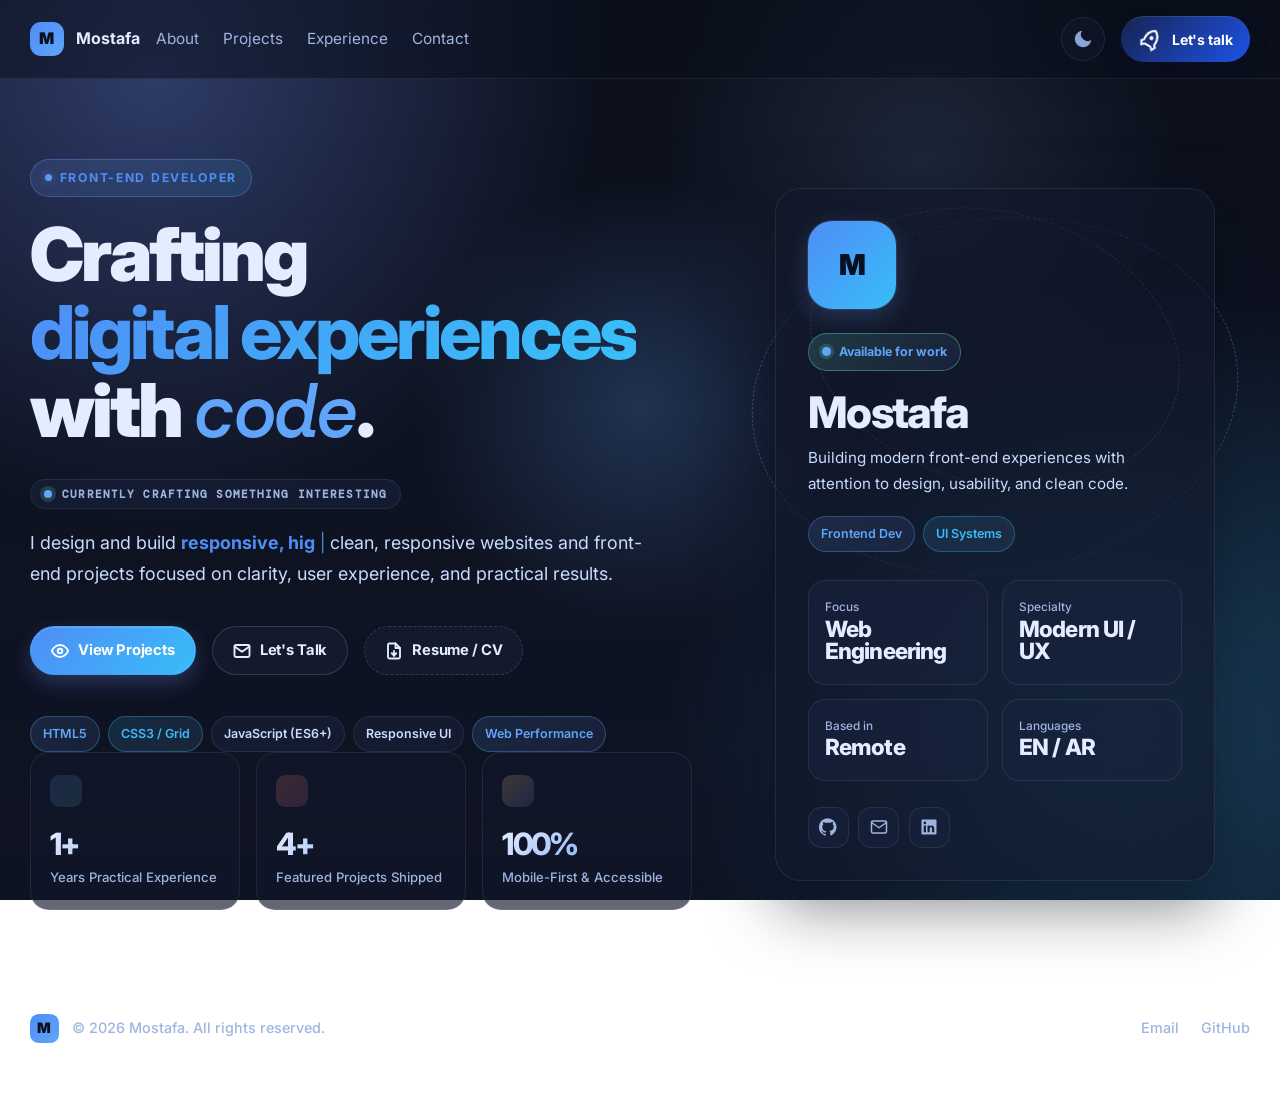
<file: index.html>
<!DOCTYPE html>
<html lang="en">
  <head>
    <meta charset="UTF-8" />
    <meta name="viewport" content="width=device-width, initial-scale=1.0" />
    <meta
    name="description"
    content="Mostafa  Front-End Developer portfolio. I design and build clean, responsive web experiences with HTML, CSS, and JavaScript."
    />
    <meta name="keywords" content="Front-End Developer, Web Developer, Portfolio, HTML, CSS, JavaScript, Web Design" />
    <meta name="author" content="Mostafa" />
    <meta name="theme-color" content="#0b1020" />
    <!-- Open Graph / Facebook -->
    <meta property="og:type" content="website" />
    <meta property="og:title" content="Mostafa  Front-End Developer" />
    <meta
    property="og:description"
    content="I design and build clean, responsive web experiences with HTML, CSS, and JavaScript."
    />
    <meta property="og:image" content="https://images.unsplash.com/photo-1496181133206-80ce9b88a853?auto=format&fit=crop&w=1200&q=80" />
    <!-- Twitter -->
    <meta name="twitter:card" content="summary_large_image" />
    <meta name="twitter:title" content="Mostafa  Front-End Developer" />
    <meta
    name="twitter:description"
    content="I design and build clean, responsive web experiences with HTML, CSS, and JavaScript."
    />
    <meta name="twitter:image" content="https://images.unsplash.com/photo-1496181133206-80ce9b88a853?auto=format&fit=crop&w=1200&q=80" />
    <link rel="icon" type="image/svg+xml" href="data:image/svg+xml,%3Csvg xmlns='http://www.w3.org/2000/svg' viewBox='0 0 100 100'%3E%3Cdefs%3E%3ClinearGradient id='g' x1='0%25' y1='0%25' x2='100%25' y2='100%25'%3E%3Cstop offset='0%25' stop-color='%237c9dff'/%3E%3Cstop offset='100%25' stop-color='%238af0d0'/%3E%3C/linearGradient%3E%3C/defs%3E%3Crect width='100' height='100' rx='22' fill='url(%23g)'/%3E%3Ctext x='50' y='68' font-family='Arial,sans-serif' font-size='54' font-weight='900' fill='%2309101d' text-anchor='middle'%3EM%3C/text%3E%3C/svg%3E" />
    <title>Mostafa-Developer</title>
    <link rel="preconnect" href="https://fonts.googleapis.com" />
    <link rel="preconnect" href="https://fonts.gstatic.com" crossorigin />
    <link
    href="https://fonts.googleapis.com/css2?family=Inter:wght@400;500;600;700;800;900&family=DM+Mono:wght@400;500&display=swap"
    rel="stylesheet"
    />
    <link rel="stylesheet" href="styles.css" />
    <script>document.documentElement.classList.add('is-loading');</script>
  </head>
<body>
  <a class="skip-link" href="#top">Skip to main content</a>
  <div class="scroll-progress" aria-hidden="true">
    <div class="scroll-progress__bar">
    </div>
</div>
<header class="site-header">
  <div class="container nav-wrapper">
    <a href="#top" class="brand" aria-label="Mostafa home">
      <span class="brand-mark">M</span>
      <span class="brand-name">Mostafa</span>
    </a>
  <button class="nav-toggle" aria-label="Toggle navigation menu" aria-expanded="false" aria-controls="primary-nav">
    <span>
    </span>
  <span>
  </span>
<span>
</span>
</button>
<nav class="main-nav" id="primary-nav" aria-label="Main navigation">
  <a href="about.html">About</a>
  <a href="projects.html">Projects</a>
  <a href="experience.html">Experience</a>
  <a href="contact.html">Contact</a>
</nav>
<div class="nav-actions">
  <button
  class="theme-toggle"
  type="button"
  aria-label="Toggle light and dark mode"
  aria-pressed="false"
  >
  <svg class="theme-toggle__icon theme-toggle__icon--sun" viewBox="0 0 24 24" width="22" height="22" aria-hidden="true">
    <circle cx="12" cy="12" r="4" fill="currentColor"/>
    <g stroke="currentColor" stroke-width="2" stroke-linecap="round">
      <line x1="12" y1="2" x2="12" y2="5"/>
      <line x1="12" y1="19" x2="12" y2="22"/>
      <line x1="2" y1="12" x2="5" y2="12"/>
      <line x1="19" y1="12" x2="22" y2="12"/>
      <line x1="4.93" y1="4.93" x2="7.05" y2="7.05"/>
      <line x1="16.95" y1="16.95" x2="19.07" y2="19.07"/>
      <line x1="4.93" y1="19.07" x2="7.05" y2="16.95"/>
      <line x1="16.95" y1="7.05" x2="19.07" y2="4.93"/>
    </g>
</svg>
<svg class="theme-toggle__icon theme-toggle__icon--moon" viewBox="0 0 24 24" width="22" height="22" aria-hidden="true">
  <path d="M21 12.79A9 9 0 1 1 11.21 3 7 7 0 0 0 21 12.79z" fill="currentColor"/>
</svg>
</button>
<button
class="launch-button"
type="button"
onclick="window.location.href = 'contact.html'"
>
<svg
height="24"
width="24"
viewBox="0 0 24 24"
xmlns="http://www.w3.org/2000/svg"
aria-hidden="true"
>
<path d="M0 0h24v24H0z" fill="none">
</path>
<path
d="M5 13c0-5.088 2.903-9.436 7-11.182C16.097 3.564 19 7.912 19 13c0 .823-.076 1.626-.22 2.403l1.94 1.832a.5.5 0 0 1 .095.603l-2.495 4.575a.5.5 0 0 1-.793.114l-2.234-2.234a1 1 0 0 0-.707-.293H9.414a1 1 0 0 0-.707.293l-2.234 2.234a.5.5 0 0 1-.793-.114l-2.495-4.575a.5.5 0 0 1 .095-.603l1.94-1.832C5.077 14.626 5 13.823 5 13zm1.476 6.696l.817-.817A3 3 0 0 1 9.414 18h5.172a3 3 0 0 1 2.121.879l.817.817.982-1.8-1.1-1.04a2 2 0 0 1-.593-1.82c.124-.664.187-1.345.187-2.036 0-3.87-1.995-7.3-5-8.96C8.995 5.7 7 9.13 7 13c0 .691.063 1.372.187 2.037a2 2 0 0 1-.593 1.82l-1.1 1.039.982 1.8zM12 13a2 2 0 1 1 0-4 2 2 0 0 1 0 4z"
fill="currentColor"
>
</path>
</svg>
<span>Let's talk</span>
</button>
</div>
</div>
</header>
<main id="top">
  <section class="hero">
    <div class="container hero-grid">
      <div class="hero-copy">
        <p class="eyebrow reveal">
          <span>Front-End Developer</span>
        </p>
      <h1 class="reveal">
        <span class="display-slab">Crafting</span>
        <span class="display-gradient">digital experiences</span>
        <span class="display-slab">with <span class="display-italic">code</span>.</span>
      </h1>
    <div class="hero-note reveal">
      <span class="hero-note-pulse">
      </span> Currently crafting something interesting</div>
  <p class="lead reveal">
    I design and build
    <span class="typed-text" aria-live="polite" style="font-weight:700;color:var(--primary);">
      <span id="typed-output">
      </span>
    <span class="typed-cursor">|</span>
  </span>
clean, responsive websites and front-end projects focused on clarity, user experience, and practical results.
</p>
<div class="cta-group reveal">
  <a class="button button-primary" href="projects.html">
    <svg width="18" height="18" viewBox="0 0 24 24" fill="none" stroke="currentColor" stroke-width="2.5" stroke-linecap="round" stroke-linejoin="round" aria-hidden="true">
      <path d="M1 12s4-8 11-8 11 8 11 8-4 8-11 8-11-8-11-8z"/>
      <circle cx="12" cy="12" r="3"/>
    </svg>
    View Projects
  </a>
  <a class="button button-secondary" href="contact.html">
    <svg width="18" height="18" viewBox="0 0 24 24" fill="none" stroke="currentColor" stroke-width="2.5" stroke-linecap="round" stroke-linejoin="round" aria-hidden="true">
      <path d="M4 4h16c1.1 0 2 .9 2 2v12c0 1.1-.9 2-2 2H4c-1.1 0-2-.9-2-2V6c0-1.1.9-2 2-2z"/>
      <polyline points="22,6 12,13 2,6"/>
    </svg>
    Let's Talk
  </a>
  <a class="button button-secondary button--resume" href="experience.html#resume" aria-label="View experience and resume">
    <svg width="18" height="18" viewBox="0 0 24 24" fill="none" stroke="currentColor" stroke-width="2.5" stroke-linecap="round" stroke-linejoin="round" aria-hidden="true">
      <path d="M14 2H6a2 2 0 0 0-2 2v16a2 2 0 0 0 2 2h12a2 2 0 0 0 2-2V8z"/>
      <polyline points="14 2 14 8 20 8"/>
      <line x1="12" y1="18" x2="12" y2="12"/>
      <line x1="9" y1="15" x2="12" y2="18"/>
      <line x1="15" y1="15" x2="12" y2="18"/>
    </svg>
    Resume / CV
  </a>
</div>
<div class="chip-row reveal" aria-label="Working with">
  <span class="chip chip--accent">HTML5</span>
  <span class="chip chip--purple">CSS3 / Grid</span>
  <span class="chip">JavaScript (ES6+)</span>
  <span class="chip">Responsive UI</span>
  <span class="chip chip--accent">Web Performance</span>
</div>
<ul class="mini-stats reveal" aria-label="Key professional statistics">
  <li>
    
    <div class="stat-badge"></div>
    <strong>1+</strong>
    <span>Years Practical Experience</span>
  </li>
  <li>
    <div class="stat-badge"></div>
    <strong>4+</strong>
    <span>Featured Projects Shipped</span>
  </li>
  <li>
    <div class="stat-badge"></div>
    <strong>100%</strong>
    <span>Mobile-First &amp; Accessible</span>
  </li>
</ul>
</div>
<div class="hero-panel reveal" aria-label="Profile summary card">
  <div class="orbit orbit-one">
  </div>
<div class="orbit orbit-two">
</div>
<div class="profile-card">
  <div class="avatar">M</div>
  <div class="card-header">
    <span class="status-dot">
    </span>
  Available for work
</div>
<h2>Mostafa</h2>
<p class="bio">Building modern front-end experiences with attention to design, usability, and clean code.</p>
<div class="chip-row" aria-label="Tech stack">
  <span class="chip chip--accent">Frontend Dev</span>
  <span class="chip chip--purple">UI Systems</span>
</div>
<div class="card-metrics">
  <div>
    <span>Focus</span>
    <strong>Web Engineering</strong>
  </div>
<div>
  <span>Specialty</span>
  <strong>Modern UI / UX</strong>
</div>
<div>
  <span>Based in</span>
  <strong>Remote</strong>
</div>
<div>
  <span>Languages</span>
  <strong>EN / AR</strong>
</div>
</div>
<div class="card-socials" aria-label="Social links">
  <a href="https://github.com/mostafa-bot1" target="_blank" rel="noopener noreferrer" aria-label="GitHub profile">
    <svg viewBox="0 0 24 24" width="18" height="18" fill="currentColor" aria-hidden="true">
      <path d="M12 .3a12 12 0 0 0-3.8 23.4c.6.1.8-.3.8-.6v-2c-3.3.7-4-1.6-4-1.6-.6-1.4-1.4-1.8-1.4-1.8-1.1-.7.1-.7.1-.7 1.2.1 1.9 1.2 1.9 1.2 1 1.8 2.8 1.3 3.5 1 .1-.8.4-1.3.8-1.6-2.7-.3-5.5-1.3-5.5-6 0-1.2.5-2.3 1.3-3.1-.2-.4-.6-1.6 0-3.2 0 0 1-.3 3.4 1.2a11.5 11.5 0 0 1 6 0C17.3 4.7 18.3 5 18.3 5c.6 1.6.2 2.8 0 3.2.9.8 1.3 1.9 1.3 3.2 0 4.6-2.8 5.6-5.5 5.9.5.4.9 1 .9 2.2v3.3c0 .3.1.7.8.6A12 12 0 0 0 12 .3"/>
    </svg>
</a>
<a href="mailto:mostafa1862014@gmail.com" aria-label="Email Mostafa">
  <svg viewBox="0 0 24 24" width="18" height="18" fill="none" stroke="currentColor" stroke-width="2" stroke-linecap="round" stroke-linejoin="round" aria-hidden="true">
    <path d="M4 4h16c1.1 0 2 .9 2 2v12c0 1.1-.9 2-2 2H4c-1.1 0-2-.9-2-2V6c0-1.1.9-2 2-2z"/>
    <polyline points="22,6 12,13 2,6"/>
  </svg>
</a>
<a href="https://www.linkedin.com" target="_blank" rel="noopener noreferrer" aria-label="LinkedIn profile">
  <svg viewBox="0 0 24 24" width="18" height="18" fill="currentColor" aria-hidden="true">
    <path d="M20.5 2h-17A1.5 1.5 0 002 3.5v17A1.5 1.5 0 003.5 22h17a1.5 1.5 0 001.5-1.5v-17A1.5 1.5 0 0020.5 2zM8 19H5v-9h3zM6.5 8.25A1.75 1.75 0 118.3 6.5a1.78 1.78 0 01-1.8 1.75zM19 19h-3v-4.74c0-1.42-.6-1.93-1.38-1.93A1.74 1.74 0 0013 14.19a.66.66 0 000 .14V19h-3v-9h2.9v1.3a3.11 3.11 0 012.7-1.4c1.55 0 3.36.86 3.36 3.66z"/>
  </svg>
</a>
</div>
</div>
</div>
</div>
</section>
</main>
<footer class="site-footer">
  <div class="container footer-row">
    <div class="footer-brand">
      <span class="brand-mark brand-mark--sm">M</span>
      <span>&copy; <span id="year"></span> Mostafa. All rights reserved.</span>
  </div>
  <div class="footer-links">
    <a href="contact.html">Email</a>
    <a href="https://github.com/mostafa-bot1" target="_blank" rel="noopener noreferrer">GitHub</a>
  </div>
</div>
</footer>
<script src="script.js"></script>
</body>
</html>
</file>
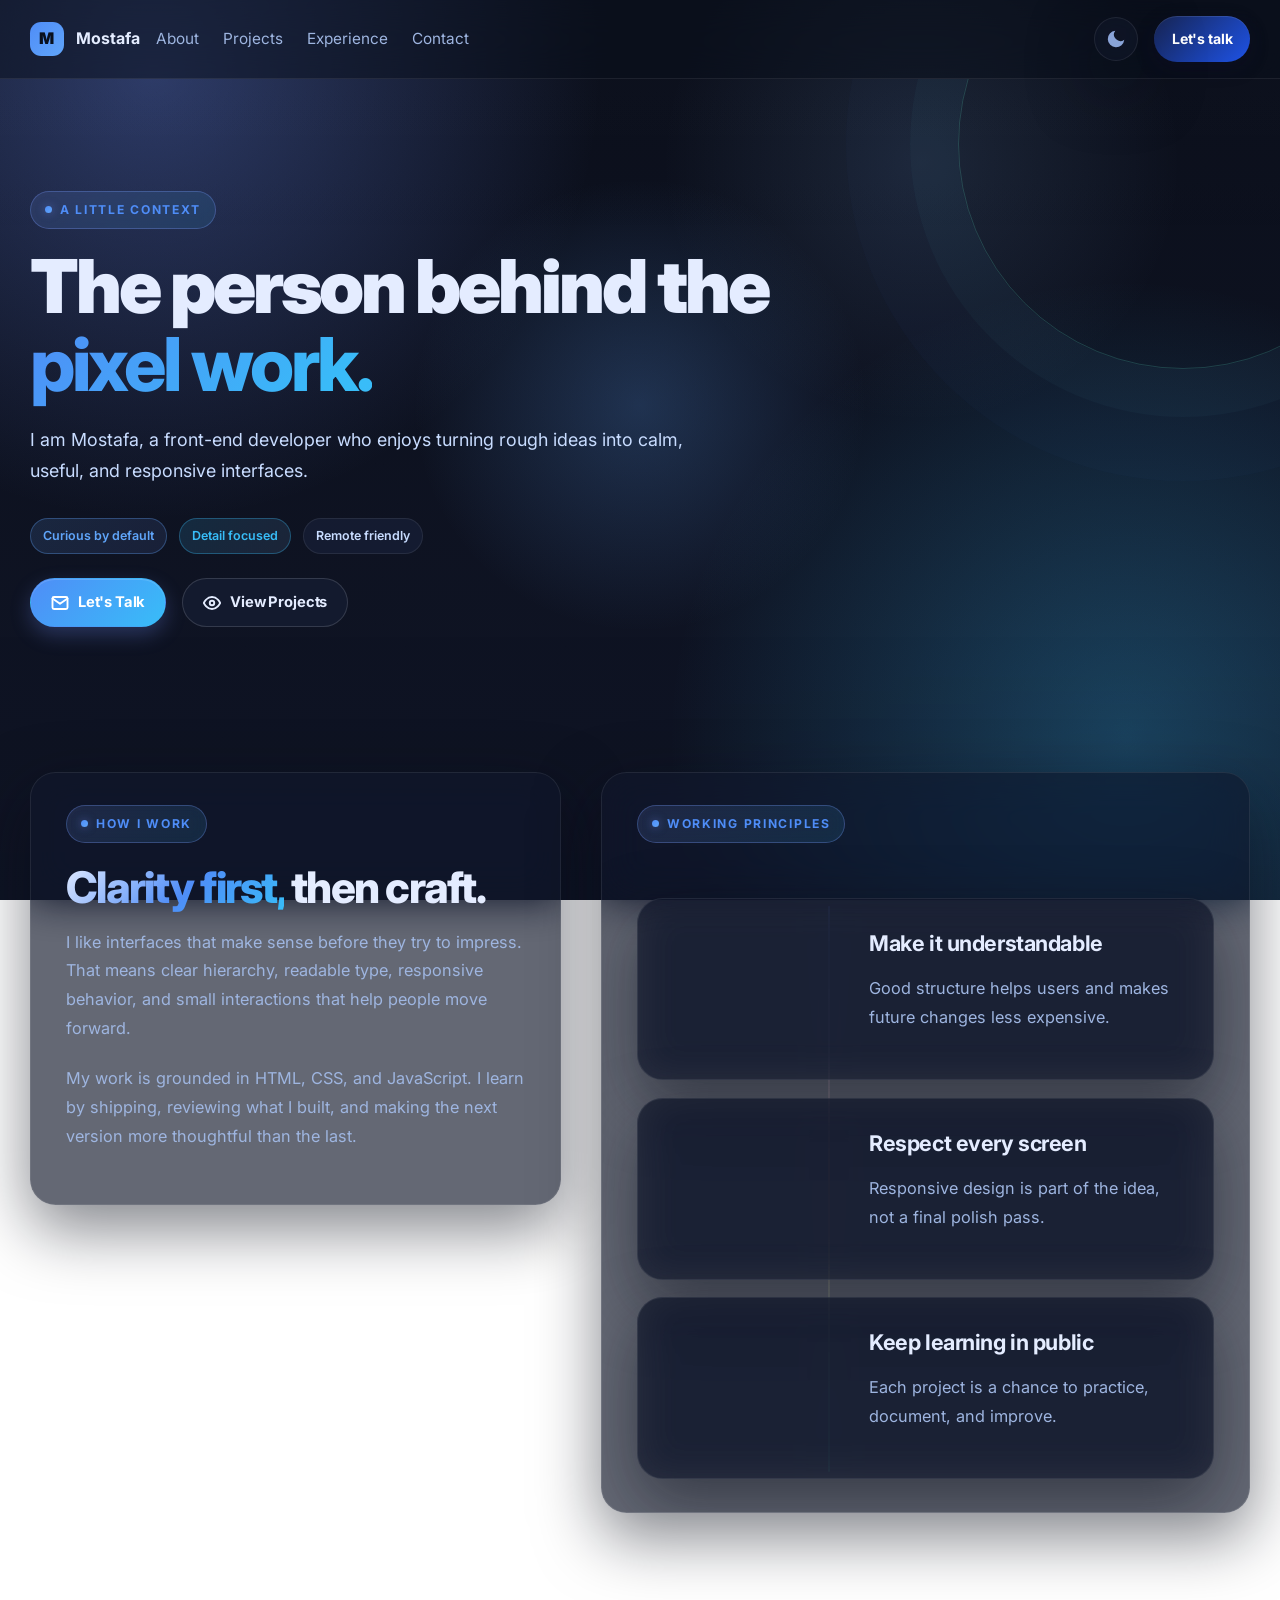
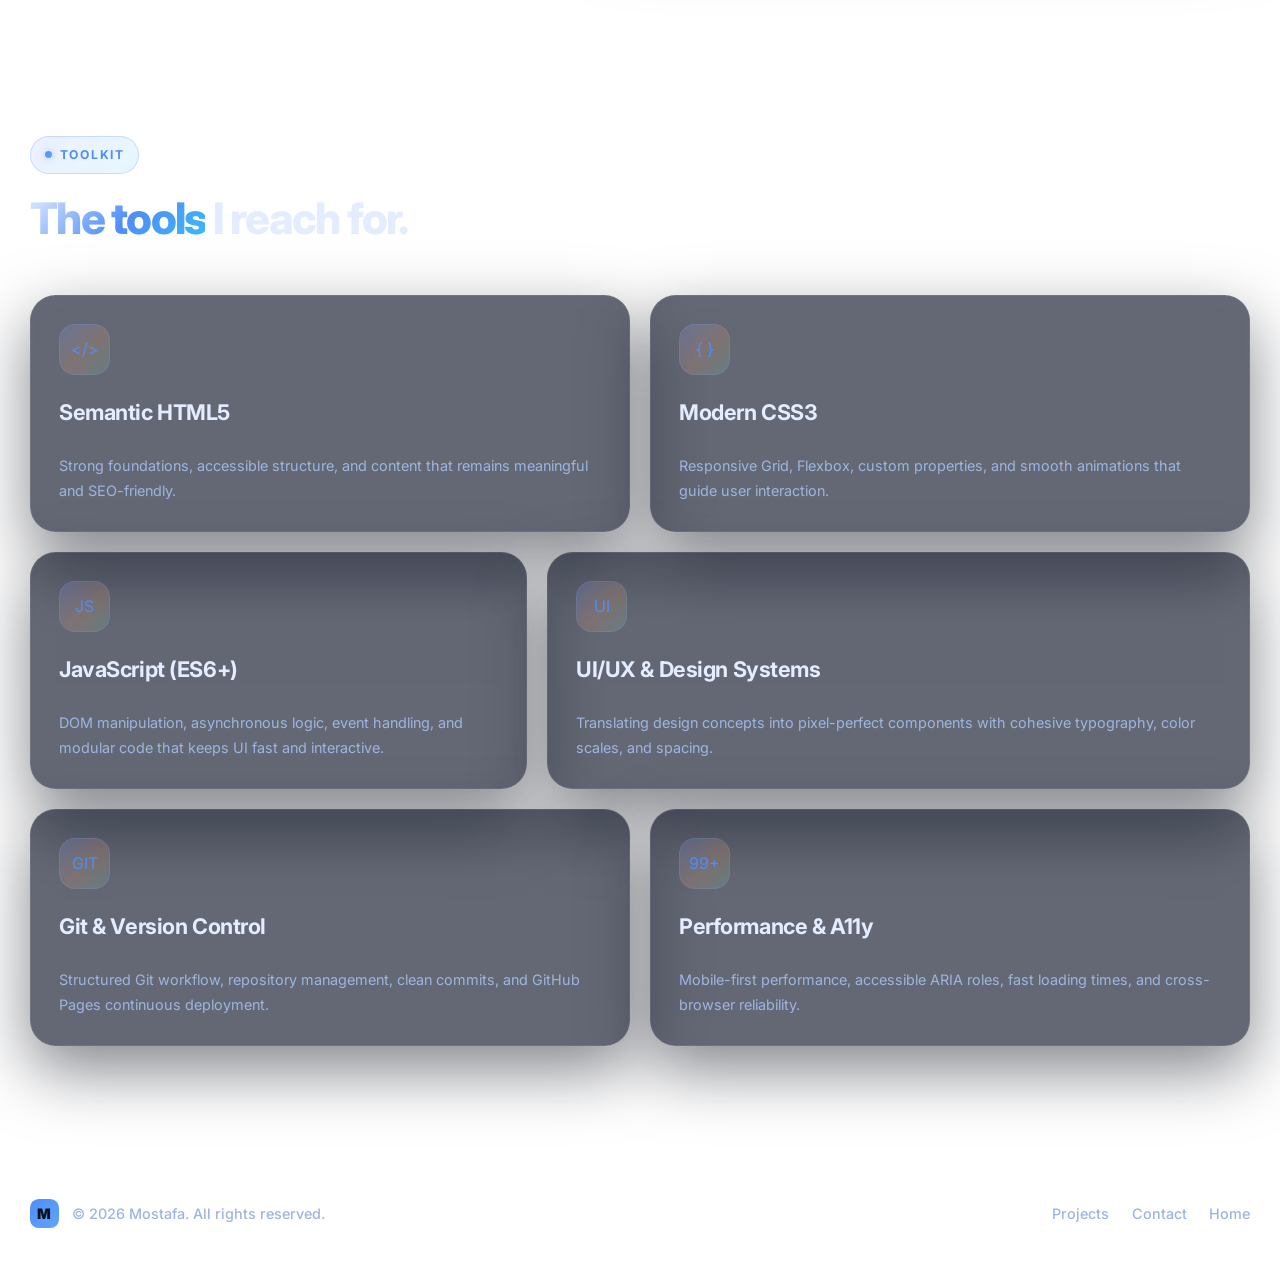
<file: about.html>
<!DOCTYPE html>
<html lang="en">
  <head>
    <meta charset="UTF-8" />
    <meta name="viewport" content="width=device-width, initial-scale=1.0" />
    <link rel="icon" type="image/svg+xml" href="data:image/svg+xml,%3Csvg xmlns='http://www.w3.org/2000/svg' viewBox='0 0 100 100'%3E%3Cdefs%3E%3ClinearGradient id='g' x1='0%25' y1='0%25' x2='100%25' y2='100%25'%3E%3Cstop offset='0%25' stop-color='%237c9dff'/%3E%3Cstop offset='100%25' stop-color='%238af0d0'/%3E%3C/linearGradient%3E%3C/defs%3E%3Crect width='100' height='100' rx='22' fill='url(%23g)'/%3E%3Ctext x='50' y='68' font-family='Arial,sans-serif' font-size='54' font-weight='900' fill='%2309101d' text-anchor='middle'%3EM%3C/text%3E%3C/svg%3E" />
    <meta name="description" content="Learn more about Mostafa, a front-end developer focused on clear, useful digital experiences." />
    <title>About | Mostafa</title>
    <link rel="preconnect" href="https://fonts.googleapis.com" />
    <link rel="preconnect" href="https://fonts.gstatic.com" crossorigin />
    <link href="https://fonts.googleapis.com/css2?family=Inter:wght@400;500;600;700;800;900&family=DM+Mono:wght@400;500&display=swap" rel="stylesheet" />
    <link rel="stylesheet" href="styles.css" />
    <script>document.documentElement.classList.add('is-loading');</script>
  </head>
<body>
  <a class="skip-link" href="#main-content">Skip to main content</a>
  <div class="scroll-progress" aria-hidden="true">
    <div class="scroll-progress__bar">
    </div>
</div>
<header class="site-header">
  <div class="container nav-wrapper">
    <a href="index.html" class="brand" aria-label="Mostafa home">
      <span class="brand-mark">M</span>
      <span class="brand-name">Mostafa</span>
    </a>
  <button class="nav-toggle" aria-label="Toggle navigation menu" aria-expanded="false" aria-controls="primary-nav">
    <span>
    </span>
  <span>
  </span>
<span>
</span>
</button>
<nav class="main-nav" id="primary-nav" aria-label="Main navigation">
  <a href="about.html" aria-current="page">About</a>
  <a href="projects.html">Projects</a>
  <a href="experience.html">Experience</a>
  <a href="contact.html">Contact</a>
</nav>
<div class="nav-actions">
  <button
  class="theme-toggle"
  type="button"
  aria-label="Toggle light and dark mode"
  aria-pressed="false"
  >
  <svg class="theme-toggle__icon theme-toggle__icon--sun" viewBox="0 0 24 24" width="22" height="22" aria-hidden="true">
    <circle cx="12" cy="12" r="4" fill="currentColor"/>
    <g stroke="currentColor" stroke-width="2" stroke-linecap="round">
      <line x1="12" y1="2" x2="12" y2="5"/>
      <line x1="12" y1="19" x2="12" y2="22"/>
      <line x1="2" y1="12" x2="5" y2="12"/>
      <line x1="19" y1="12" x2="22" y2="12"/>
      <line x1="4.93" y1="4.93" x2="7.05" y2="7.05"/>
      <line x1="16.95" y1="16.95" x2="19.07" y2="19.07"/>
      <line x1="4.93" y1="19.07" x2="7.05" y2="16.95"/>
      <line x1="16.95" y1="7.05" x2="19.07" y2="4.93"/>
    </g>
  </svg>
  <svg class="theme-toggle__icon theme-toggle__icon--moon" viewBox="0 0 24 24" width="22" height="22" aria-hidden="true">
    <path d="M21 12.79A9 9 0 1 1 11.21 3 7 7 0 0 0 21 12.79z" fill="currentColor"/>
  </svg>
  </button>
<a class="launch-button" href="contact.html">Let's talk</a>
</div>
</div>
</header>
<main id="main-content">
  <section class="page-hero">
    <div class="container">
      <p class="section-tag reveal">A little context</p>
      <h1 class="reveal">
        <span class="display-slab">The person behind the</span>
        <span class="display-gradient">pixel work.</span>
      </h1>
    <p class="lead reveal">I am Mostafa, a front-end developer who enjoys turning rough ideas into calm, useful, and responsive interfaces.</p>
    <div class="page-hero__meta reveal">
      <span class="chip chip--accent">Curious by default</span>
      <span class="chip chip--purple">Detail focused</span>
      <span class="chip">Remote friendly</span>
    </div>
    <div class="cta-group reveal" style="margin-top: 1.5rem;">
      <a class="button button-primary" href="contact.html">
        <svg width="18" height="18" viewBox="0 0 24 24" fill="none" stroke="currentColor" stroke-width="2.5" stroke-linecap="round" stroke-linejoin="round" aria-hidden="true">
          <path d="M4 4h16c1.1 0 2 .9 2 2v12c0 1.1-.9 2-2 2H4c-1.1 0-2-.9-2-2V6c0-1.1.9-2 2-2z"/>
          <polyline points="22,6 12,13 2,6"/>
        </svg>
        Let's Talk
      </a>
      <a class="button button-secondary" href="projects.html">
        <svg width="18" height="18" viewBox="0 0 24 24" fill="none" stroke="currentColor" stroke-width="2.5" stroke-linecap="round" stroke-linejoin="round" aria-hidden="true">
          <path d="M1 12s4-8 11-8 11 8 11 8-4 8-11 8-11-8-11-8z"/>
          <circle cx="12" cy="12" r="3"/>
        </svg>
        View Projects
      </a>
    </div>
  </div>
</section>
<section class="section page-content">
  <div class="container split-layout">
    <article class="about-card reveal" style="padding: 2rem 2.2rem;">
      <p class="section-tag">How I work</p>
      <h2>
        <span class="h2-gradient">Clarity first,</span> then craft.</h2>
      <p>I like interfaces that make sense before they try to impress. That means clear hierarchy, readable type, responsive behavior, and small interactions that help people move forward.</p>
      <p>My work is grounded in HTML, CSS, and JavaScript. I learn by shipping, reviewing what I built, and making the next version more thoughtful than the last.</p>
    </article>
  <article class="about-card reveal" style="padding: 2rem 2.2rem;">
    <p class="section-tag">Working principles</p>
    <div class="timeline">
      <article class="timeline-item reveal">
        <div>
        </div>
        <div>
          <h3>Make it understandable</h3>
          <p>Good structure helps users and makes future changes less expensive.</p>
        </div>
      </article>
      <article class="timeline-item reveal">
        <div>
        </div>
        <div>
          <h3>Respect every screen</h3>
          <p>Responsive design is part of the idea, not a final polish pass.</p>
        </div>
      </article>
      <article class="timeline-item reveal">
        <div>
        </div>
        <div>
          <h3>Keep learning in public</h3>
          <p>Each project is a chance to practice, document, and improve.</p>
        </div>
      </article>
    </div>
  </article>
</div>
</section>
<section class="section section-alt">
  <div class="container">
    <div class="section-header">
      <div class="reveal">
        <p class="section-tag">Toolkit</p>
        <h2>
          <span class="h2-gradient">The tools</span> I reach for.</h2>
      </div>
  </div>
<div class="skill-grid">
  <article class="skill-card reveal">
    <div class="skill-icon">&lt;/&gt;</div>
    <h3>Semantic HTML5</h3>
    <p>Strong foundations, accessible structure, and content that remains meaningful and SEO-friendly.</p>
  </article>
  <article class="skill-card reveal">
    <div class="skill-icon">{ }</div>
    <h3>Modern CSS3</h3>
    <p>Responsive Grid, Flexbox, custom properties, and smooth animations that guide user interaction.</p>
  </article>
  <article class="skill-card reveal">
    <div class="skill-icon">JS</div>
    <h3>JavaScript (ES6+)</h3>
    <p>DOM manipulation, asynchronous logic, event handling, and modular code that keeps UI fast and interactive.</p>
  </article>
  <article class="skill-card reveal">
    <div class="skill-icon">UI</div>
    <h3>UI/UX &amp; Design Systems</h3>
    <p>Translating design concepts into pixel-perfect components with cohesive typography, color scales, and spacing.</p>
  </article>
  <article class="skill-card reveal">
    <div class="skill-icon">GIT</div>
    <h3>Git &amp; Version Control</h3>
    <p>Structured Git workflow, repository management, clean commits, and GitHub Pages continuous deployment.</p>
  </article>
  <article class="skill-card reveal">
    <div class="skill-icon">99+</div>
    <h3>Performance &amp; A11y</h3>
    <p>Mobile-first performance, accessible ARIA roles, fast loading times, and cross-browser reliability.</p>
  </article>
</div>
</div>
</section>
</main>
<footer class="site-footer">
  <div class="container footer-row">
    <div class="footer-brand">
      <span class="brand-mark brand-mark--sm">M</span>
      <span>&copy; <span id="year">
        </span> Mostafa. All rights reserved.</span>
  </div>
<div class="footer-links">
  <a href="projects.html">Projects</a>
  <a href="contact.html">Contact</a>
  <a href="index.html">Home</a>
</div>
</div>
</footer>
<script src="script.js">
</script>
</body>
</html>
</file>
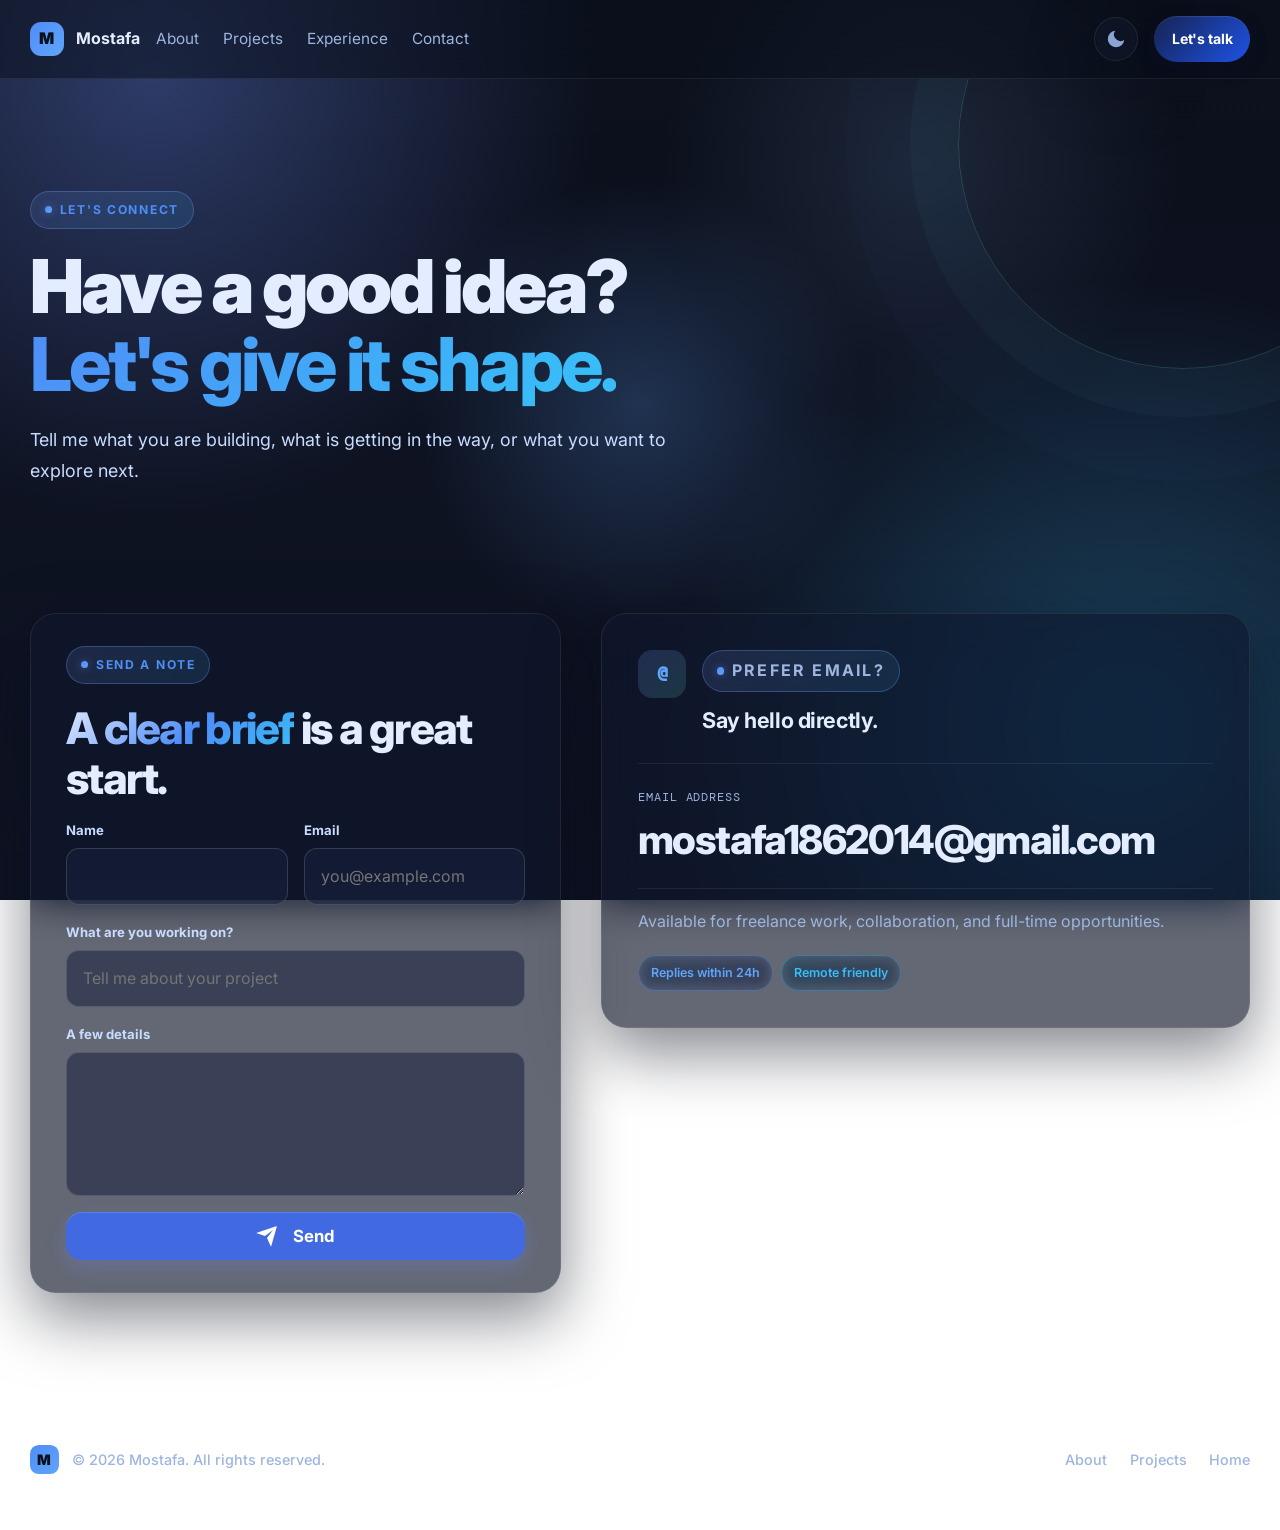
<file: contact.html>
<!DOCTYPE html>
<html lang="en">
  <head>
    <meta charset="UTF-8" />
    <meta name="viewport" content="width=device-width, initial-scale=1.0" />
    <link rel="icon" type="image/svg+xml" href="data:image/svg+xml,%3Csvg xmlns='http://www.w3.org/2000/svg' viewBox='0 0 100 100'%3E%3Cdefs%3E%3ClinearGradient id='g' x1='0%25' y1='0%25' x2='100%25' y2='100%25'%3E%3Cstop offset='0%25' stop-color='%237c9dff'/%3E%3Cstop offset='100%25' stop-color='%238af0d0'/%3E%3C/linearGradient%3E%3C/defs%3E%3Crect width='100' height='100' rx='22' fill='url(%23g)'/%3E%3Ctext x='50' y='68' font-family='Arial,sans-serif' font-size='54' font-weight='900' fill='%2309101d' text-anchor='middle'%3EM%3C/text%3E%3C/svg%3E" />
    <meta name="description" content="Contact Mostafa about freelance, collaboration, or front-end opportunities." />
    <title>Contact | Mostafa</title>
    <link rel="preconnect" href="https://fonts.googleapis.com" />
    <link rel="preconnect" href="https://fonts.gstatic.com" crossorigin />
    <link href="https://fonts.googleapis.com/css2?family=Inter:wght@400;500;600;700;800;900&family=DM+Mono:wght@400;500&display=swap" rel="stylesheet" />
    <link rel="stylesheet" href="styles.css" />
    <script>document.documentElement.classList.add('is-loading');</script>
  </head>
<body>
  <a class="skip-link" href="#main-content">Skip to main content</a>
  <div class="scroll-progress" aria-hidden="true">
    <div class="scroll-progress__bar">
    </div>
</div>
<header class="site-header">
  <div class="container nav-wrapper">
    <a href="index.html" class="brand" aria-label="Mostafa home">
      <span class="brand-mark">M</span>
      <span class="brand-name">Mostafa</span>
    </a>
  <button class="nav-toggle" aria-label="Toggle navigation menu" aria-expanded="false" aria-controls="primary-nav">
    <span>
    </span>
  <span>
  </span>
<span>
</span>
</button>
<nav class="main-nav" id="primary-nav" aria-label="Main navigation">
  <a href="about.html">About</a>
  <a href="projects.html">Projects</a>
  <a href="experience.html">Experience</a>
  <a href="contact.html" aria-current="page">Contact</a>
</nav>
<div class="nav-actions">
  <button
  class="theme-toggle"
  type="button"
  aria-label="Toggle light and dark mode"
  aria-pressed="false"
  >
  <svg class="theme-toggle__icon theme-toggle__icon--sun" viewBox="0 0 24 24" width="22" height="22" aria-hidden="true">
    <circle cx="12" cy="12" r="4" fill="currentColor"/>
    <g stroke="currentColor" stroke-width="2" stroke-linecap="round">
      <line x1="12" y1="2" x2="12" y2="5"/>
      <line x1="12" y1="19" x2="12" y2="22"/>
      <line x1="2" y1="12" x2="5" y2="12"/>
      <line x1="19" y1="12" x2="22" y2="12"/>
      <line x1="4.93" y1="4.93" x2="7.05" y2="7.05"/>
      <line x1="16.95" y1="16.95" x2="19.07" y2="19.07"/>
      <line x1="4.93" y1="19.07" x2="7.05" y2="16.95"/>
      <line x1="16.95" y1="7.05" x2="19.07" y2="4.93"/>
    </g>
  </svg>
  <svg class="theme-toggle__icon theme-toggle__icon--moon" viewBox="0 0 24 24" width="22" height="22" aria-hidden="true">
    <path d="M21 12.79A9 9 0 1 1 11.21 3 7 7 0 0 0 21 12.79z" fill="currentColor"/>
  </svg>
  </button>
<a class="launch-button" href="contact.html">Let's talk</a>
</div>
</div>
</header>
<main id="main-content">
  <section class="page-hero">
    <div class="container">
      <p class="section-tag reveal">Let's connect</p>
      <h1 class="reveal">
        <span class="display-slab">Have a good idea?</span>
        <span class="display-gradient">Let's give it shape.</span>
      </h1>
    <p class="lead reveal">Tell me what you are building, what is getting in the way, or what you want to explore next.</p>
  </div>
</section>
<section class="section page-content">
  <div class="container split-layout">
    <article class="about-card reveal" style="padding:2rem 2.2rem">
      <p class="section-tag">Send a note</p>
      <h2>
        <span class="h2-gradient">A clear brief</span> is a great start.</h2>
      <form class="form-grid" id="contact-form" action="https://api.web3forms.com/submit" method="POST" novalidate>
        <input type="hidden" name="access_key" value="d09cdce6-7eb9-4b4c-895c-18d78c856cfa" />
        <div class="form-field">
          <label for="name">Name</label>
          <input id="name" name="name" type="text" autocomplete="name" required />
        </div>
      <div class="form-field">
        <label for="email">Email</label>
        <input id="email" name="email" type="email" autocomplete="email" placeholder="you@example.com" required />
      </div>
    <div class="form-field form-field--wide">
      <label for="project-type">What are you working on?</label>
      <input id="project-type" name="project-type" type="text" placeholder="Tell me about your project" required />
  </div>
<div class="form-field form-field--wide">
  <label for="message">A few details</label>
  <textarea id="message" name="message" placeholder="What would you like to make?" required>
  </textarea>
</div>
<div class="form-field form-field--wide">
  <button class="button button-primary contact-submit" type="submit">
    <div class="svg-wrapper-1" aria-hidden="true">
      <div class="svg-wrapper">
        <svg xmlns="http://www.w3.org/2000/svg" viewBox="0 0 24 24" width="24" height="24">
          <path fill="none" d="M0 0h24v24H0z"></path>
          <path fill="currentColor" d="M1.946 9.315c-.522-.174-.527-.455.01-.634l19.087-6.362c.529-.176.832.12.684.638l-5.454 19.086c-.15.529-.455.547-.679.045L12 14l6-8-8 6-8.054-2.685z"></path>
        </svg>
      </div>
    </div>
    <span>Send</span>
  </button>
  <p class="form-status" id="form-status" role="status" aria-live="polite" hidden></p>
  
</div>
</form>
</article>
<aside class="contact-box contact-box--organized reveal">
  <div class="contact-box__header">
    <span class="contact-box__icon" aria-hidden="true">@</span>
    <div>
      <p class="section-tag">Prefer email?</p>
      <h3>Say hello directly.</h3>
    </div>
</div>
<div class="contact-box__detail">
  <span class="contact-box__label">Email address</span>
  <a href="mailto:mostafa1862014@gmail.com">mostafa1862014@gmail.com</a>
</div>
<div class="contact-box__footer">
  <p>Available for freelance work, collaboration, and full-time opportunities.</p>
  <div class="chip-row">
    <span class="chip chip--accent">Replies within 24h</span>
    <span class="chip chip--purple">Remote friendly</span>
  </div>
</div>
</aside>
</div>
</section>
</main>
<footer class="site-footer">
  <div class="container footer-row">
    <div class="footer-brand">
      <span class="brand-mark brand-mark--sm">M</span>
      <span>&copy; <span id="year">
        </span> Mostafa. All rights reserved.</span>
  </div>
<div class="footer-links">
  <a href="about.html">About</a>
  <a href="projects.html">Projects</a>
  <a href="index.html">Home</a>
</div>
</div>
</footer>
<script src="script.js">
</script>
</body>
</html>
</file>
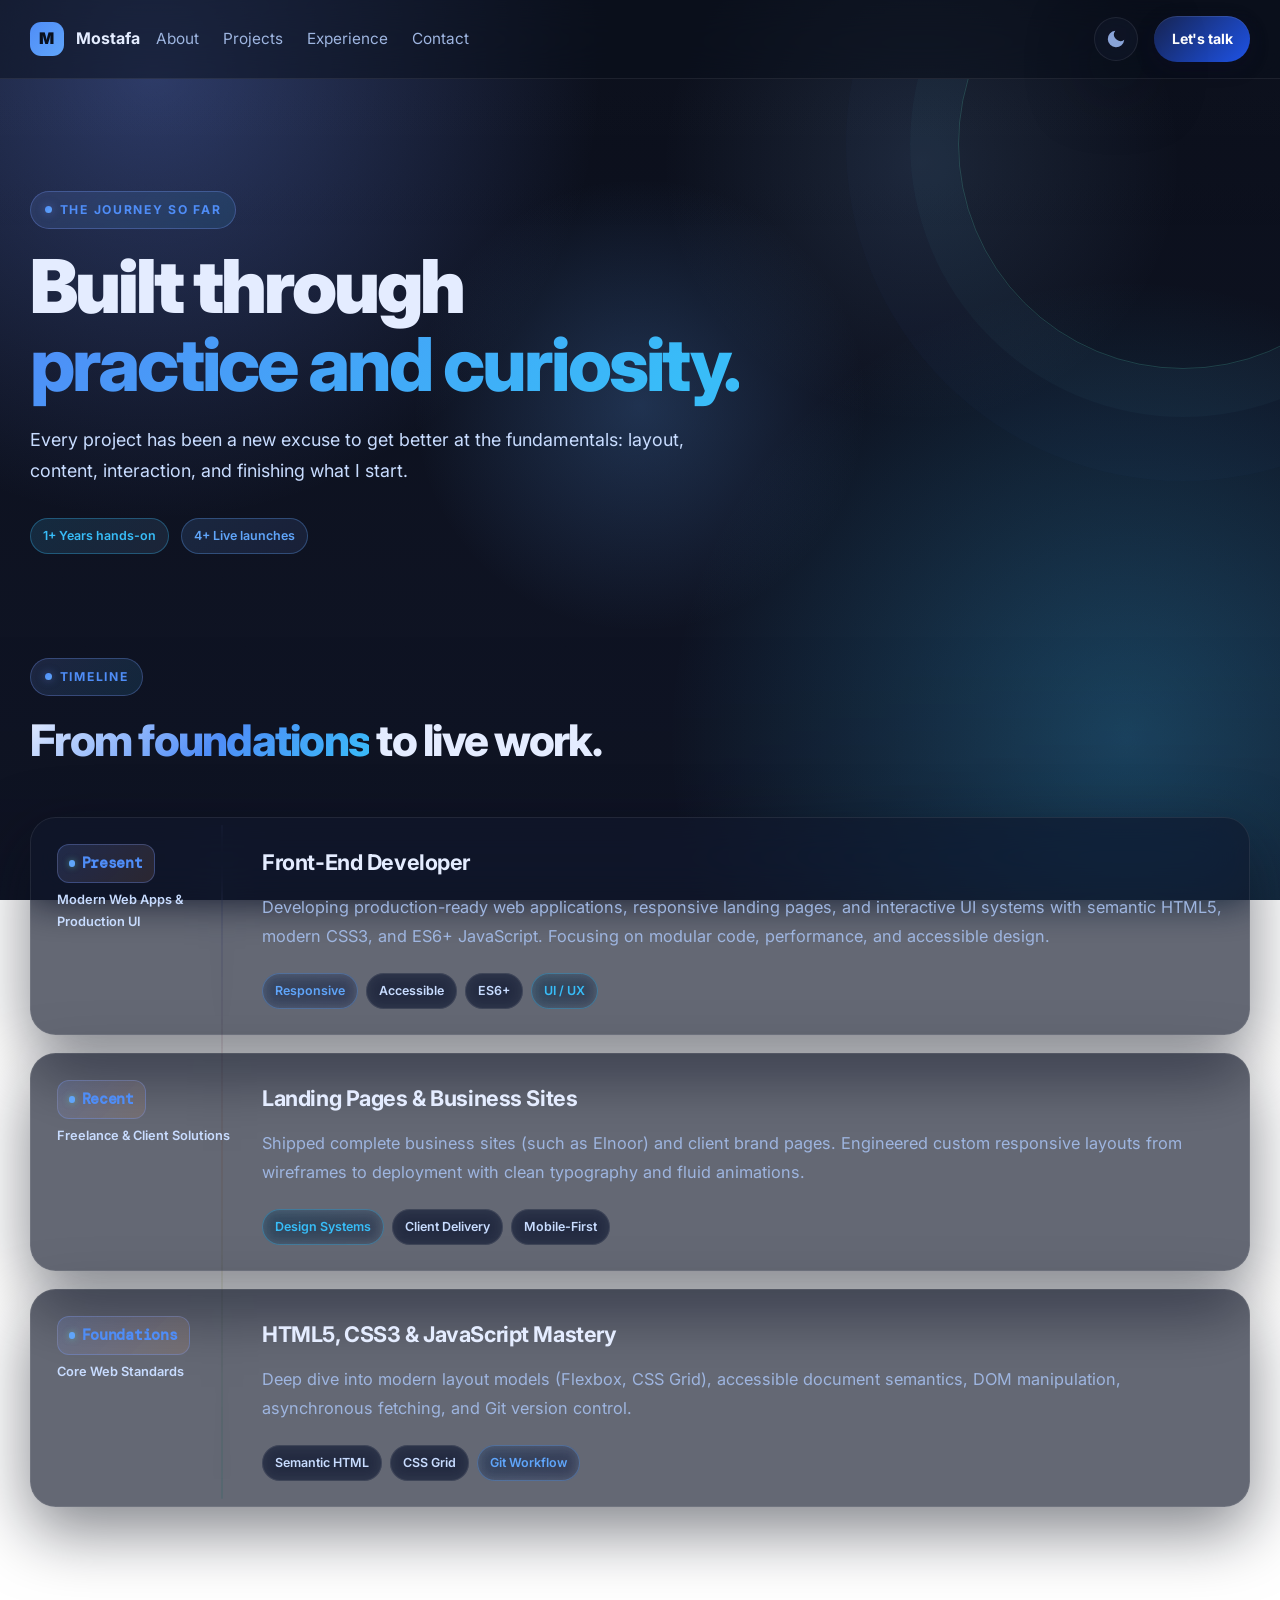
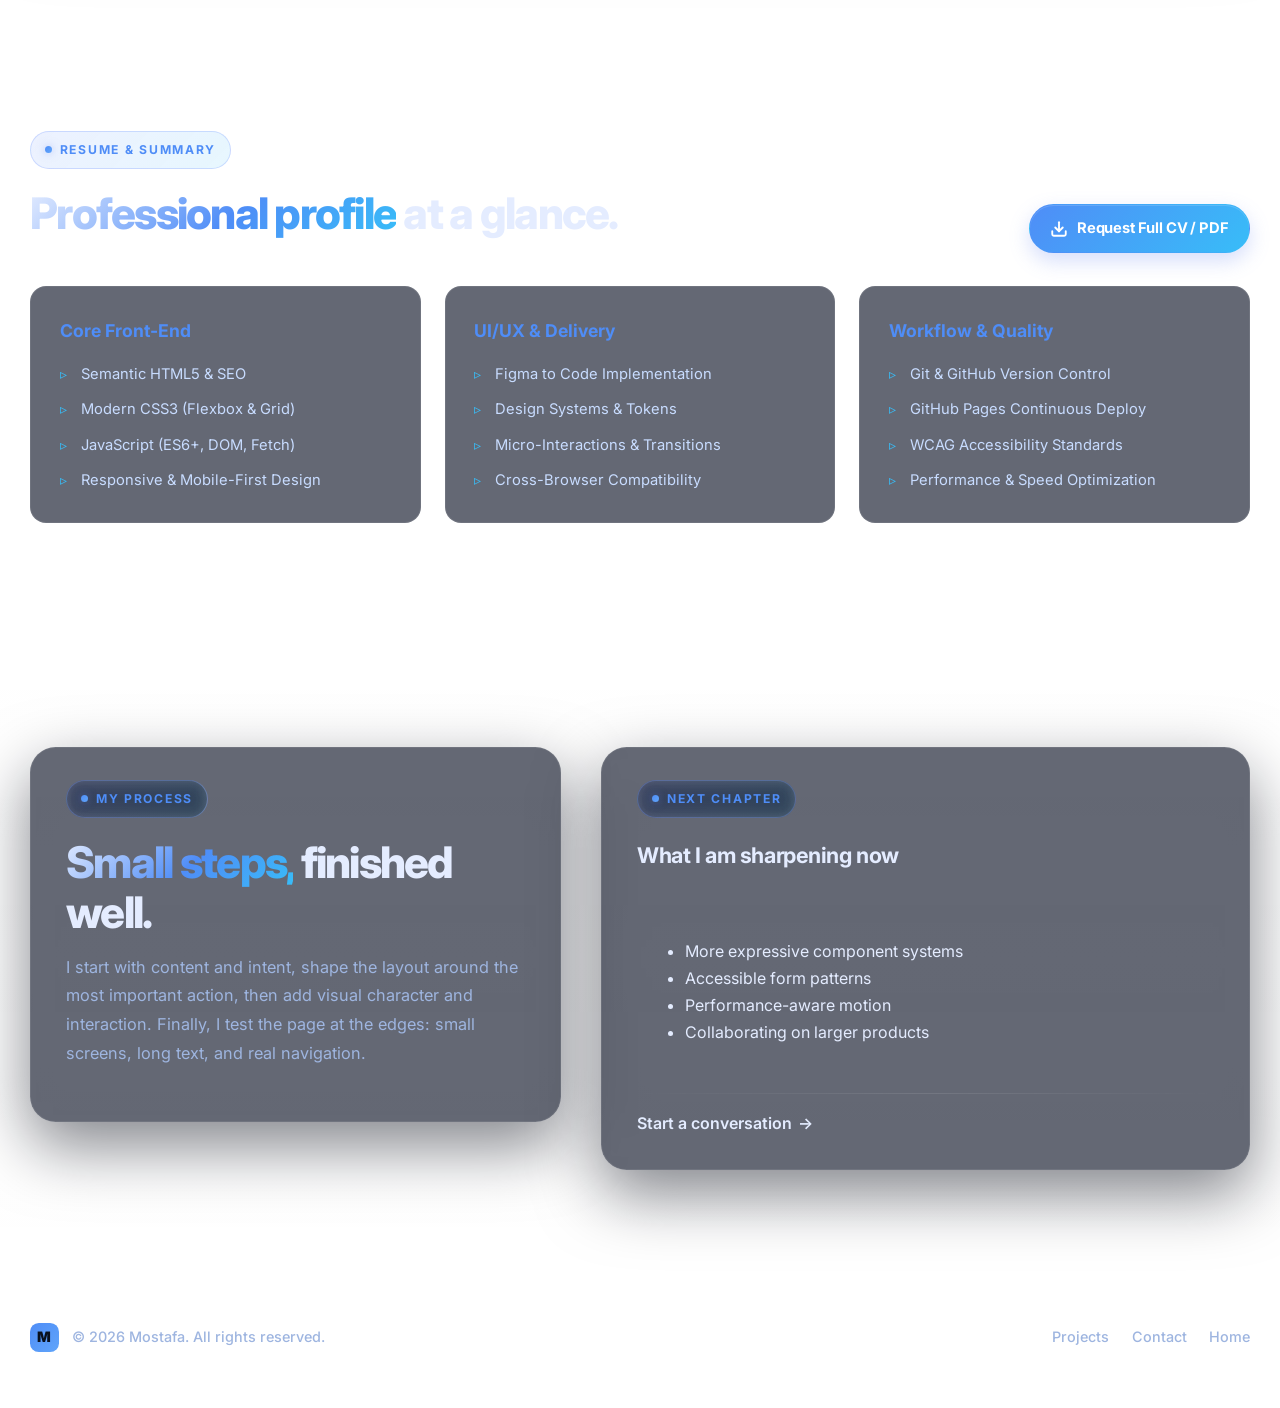
<file: experience.html>
<!DOCTYPE html>
<html lang="en">
  <head>
    <meta charset="UTF-8" />
    <meta name="viewport" content="width=device-width, initial-scale=1.0" />
    <link rel="icon" type="image/svg+xml" href="data:image/svg+xml,%3Csvg xmlns='http://www.w3.org/2000/svg' viewBox='0 0 100 100'%3E%3Cdefs%3E%3ClinearGradient id='g' x1='0%25' y1='0%25' x2='100%25' y2='100%25'%3E%3Cstop offset='0%25' stop-color='%237c9dff'/%3E%3Cstop offset='100%25' stop-color='%238af0d0'/%3E%3C/linearGradient%3E%3C/defs%3E%3Crect width='100' height='100' rx='22' fill='url(%23g)'/%3E%3Ctext x='50' y='68' font-family='Arial,sans-serif' font-size='54' font-weight='900' fill='%2309101d' text-anchor='middle'%3EM%3C/text%3E%3C/svg%3E" />
    <meta name="description" content="Mostafa's front-end development journey and working process." />
    <title>Experience | Mostafa</title>
    <link rel="preconnect" href="https://fonts.googleapis.com" />
    <link rel="preconnect" href="https://fonts.gstatic.com" crossorigin />
    <link href="https://fonts.googleapis.com/css2?family=Inter:wght@400;500;600;700;800;900&family=DM+Mono:wght@400;500&display=swap" rel="stylesheet" />
    <link rel="stylesheet" href="styles.css" />
    <script>document.documentElement.classList.add('is-loading');</script>
  </head>
<body>
  <a class="skip-link" href="#main-content">Skip to main content</a>
  <div class="scroll-progress" aria-hidden="true">
    <div class="scroll-progress__bar">
    </div>
</div>
<header class="site-header">
  <div class="container nav-wrapper">
    <a href="index.html" class="brand" aria-label="Mostafa home">
      <span class="brand-mark">M</span>
      <span class="brand-name">Mostafa</span>
    </a>
  <button class="nav-toggle" aria-label="Toggle navigation menu" aria-expanded="false" aria-controls="primary-nav">
    <span>
    </span>
  <span>
  </span>
<span>
</span>
</button>
<nav class="main-nav" id="primary-nav" aria-label="Main navigation">
  <a href="about.html">About</a>
  <a href="projects.html">Projects</a>
  <a href="experience.html" aria-current="page">Experience</a>
  <a href="contact.html">Contact</a>
</nav>
<div class="nav-actions">
  <button
  class="theme-toggle"
  type="button"
  aria-label="Toggle light and dark mode"
  aria-pressed="false"
  >
  <svg class="theme-toggle__icon theme-toggle__icon--sun" viewBox="0 0 24 24" width="22" height="22" aria-hidden="true">
    <circle cx="12" cy="12" r="4" fill="currentColor"/>
    <g stroke="currentColor" stroke-width="2" stroke-linecap="round">
      <line x1="12" y1="2" x2="12" y2="5"/>
      <line x1="12" y1="19" x2="12" y2="22"/>
      <line x1="2" y1="12" x2="5" y2="12"/>
      <line x1="19" y1="12" x2="22" y2="12"/>
      <line x1="4.93" y1="4.93" x2="7.05" y2="7.05"/>
      <line x1="16.95" y1="16.95" x2="19.07" y2="19.07"/>
      <line x1="4.93" y1="19.07" x2="7.05" y2="16.95"/>
      <line x1="16.95" y1="7.05" x2="19.07" y2="4.93"/>
    </g>
  </svg>
  <svg class="theme-toggle__icon theme-toggle__icon--moon" viewBox="0 0 24 24" width="22" height="22" aria-hidden="true">
    <path d="M21 12.79A9 9 0 1 1 11.21 3 7 7 0 0 0 21 12.79z" fill="currentColor"/>
  </svg>
  </button>
<a class="launch-button" href="contact.html">Let's talk</a>
</div>
</div>
</header>
<main id="main-content">
  <section class="page-hero">
    <div class="container">
      <p class="section-tag reveal">The journey so far</p>
      <h1 class="reveal">
        <span class="display-slab">Built through</span>
        <span class="display-gradient">practice and curiosity.</span>
      </h1>
    <p class="lead reveal">Every project has been a new excuse to get better at the fundamentals: layout, content, interaction, and finishing what I start.</p>
    <div class="page-hero__meta reveal">
      <span class="chip chip--purple">1+ Years hands-on</span>
      <span class="chip chip--accent">4+ Live launches</span>
    </div>
</div>
</section>
<section class="section page-content">
  <div class="container">
    <div class="section-header">
      <div class="reveal">
        <p class="section-tag">Timeline</p>
        <h2>
          <span class="h2-gradient">From foundations</span> to live work.</h2>
      </div>
  </div>
<div class="timeline">
  <article class="timeline-item reveal">
    <div>
      <span class="timeline-year">Present</span>
      <span class="timeline-role">Modern Web Apps &amp; Production UI</span>
    </div>
    <div>
      <h3>Front-End Developer</h3>
      <p>Developing production-ready web applications, responsive landing pages, and interactive UI systems with semantic HTML5, modern CSS3, and ES6+ JavaScript. Focusing on modular code, performance, and accessible design.</p>
      <div class="chip-row">
        <span class="chip chip--accent">Responsive</span>
        <span class="chip">Accessible</span>
        <span class="chip">ES6+</span>
        <span class="chip chip--purple">UI / UX</span>
      </div>
    </div>
  </article>
  <article class="timeline-item reveal">
    <div>
      <span class="timeline-year">Recent</span>
      <span class="timeline-role">Freelance &amp; Client Solutions</span>
    </div>
    <div>
      <h3>Landing Pages &amp; Business Sites</h3>
      <p>Shipped complete business sites (such as Elnoor) and client brand pages. Engineered custom responsive layouts from wireframes to deployment with clean typography and fluid animations.</p>
      <div class="chip-row">
        <span class="chip chip--purple">Design Systems</span>
        <span class="chip">Client Delivery</span>
        <span class="chip">Mobile-First</span>
      </div>
    </div>
  </article>
  <article class="timeline-item reveal">
    <div>
      <span class="timeline-year">Foundations</span>
      <span class="timeline-role">Core Web Standards</span>
    </div>
    <div>
      <h3>HTML5, CSS3 &amp; JavaScript Mastery</h3>
      <p>Deep dive into modern layout models (Flexbox, CSS Grid), accessible document semantics, DOM manipulation, asynchronous fetching, and Git version control.</p>
      <div class="chip-row">
        <span class="chip">Semantic HTML</span>
        <span class="chip">CSS Grid</span>
        <span class="chip chip--accent">Git Workflow</span>
      </div>
    </div>
  </article>
</div>
</div>
</section>
<section id="resume" class="section">
  <div class="container">
    <div class="section-header">
      <div class="reveal">
        <p class="section-tag">Resume &amp; Summary</p>
        <h2><span class="h2-gradient">Professional profile</span> at a glance.</h2>
      </div>
      <a class="button button-primary reveal" href="mailto:mostafa1862014@gmail.com?subject=Resume%20Inquiry">
        <svg width="18" height="18" viewBox="0 0 24 24" fill="none" stroke="currentColor" stroke-width="2.5" stroke-linecap="round" stroke-linejoin="round" aria-hidden="true">
          <path d="M21 15v4a2 2 0 0 1-2 2H5a2 2 0 0 1-2-2v-4"/>
          <polyline points="7 10 12 15 17 10"/>
          <line x1="12" y1="15" x2="12" y2="3"/>
        </svg>
        Request Full CV / PDF
      </a>
    </div>
    <div class="competencies-grid reveal">
      <div class="competency-card">
        <h4>Core Front-End</h4>
        <ul>
          <li>Semantic HTML5 &amp; SEO</li>
          <li>Modern CSS3 (Flexbox &amp; Grid)</li>
          <li>JavaScript (ES6+, DOM, Fetch)</li>
          <li>Responsive &amp; Mobile-First Design</li>
        </ul>
      </div>
      <div class="competency-card">
        <h4>UI/UX &amp; Delivery</h4>
        <ul>
          <li>Figma to Code Implementation</li>
          <li>Design Systems &amp; Tokens</li>
          <li>Micro-Interactions &amp; Transitions</li>
          <li>Cross-Browser Compatibility</li>
        </ul>
      </div>
      <div class="competency-card">
        <h4>Workflow &amp; Quality</h4>
        <ul>
          <li>Git &amp; GitHub Version Control</li>
          <li>GitHub Pages Continuous Deploy</li>
          <li>WCAG Accessibility Standards</li>
          <li>Performance &amp; Speed Optimization</li>
        </ul>
      </div>
    </div>
  </div>
</section>
<section class="section section-alt">
  <div class="container split-layout">
    <article class="about-card reveal" style="padding:2rem 2.2rem">
      <p class="section-tag">My process</p>
      <h2>
        <span class="h2-gradient">Small steps,</span> finished well.</h2>
      <p>I start with content and intent, shape the layout around the most important action, then add visual character and interaction. Finally, I test the page at the edges: small screens, long text, and real navigation.</p>
    </article>
  <article class="about-card reveal" style="padding:2rem 2.2rem">
    <p class="section-tag">Next chapter</p>
    <h3>What I am sharpening now</h3>
    <ul class="project-content">
      <li>More expressive component systems</li>
      <li>Accessible form patterns</li>
      <li>Performance-aware motion</li>
      <li>Collaborating on larger products</li>
    </ul>
  <a class="text-link" href="contact.html">Start a conversation <span aria-hidden="true">&rarr;</span>
  </a>
</article>
</div>
</section>
</main>
<footer class="site-footer">
  <div class="container footer-row">
    <div class="footer-brand">
      <span class="brand-mark brand-mark--sm">M</span>
      <span>&copy; <span id="year">
        </span> Mostafa. All rights reserved.</span>
  </div>
<div class="footer-links">
  <a href="projects.html">Projects</a>
  <a href="contact.html">Contact</a>
  <a href="index.html">Home</a>
</div>
</div>
</footer>
<script src="script.js">
</script>
</body>
</html>
</file>
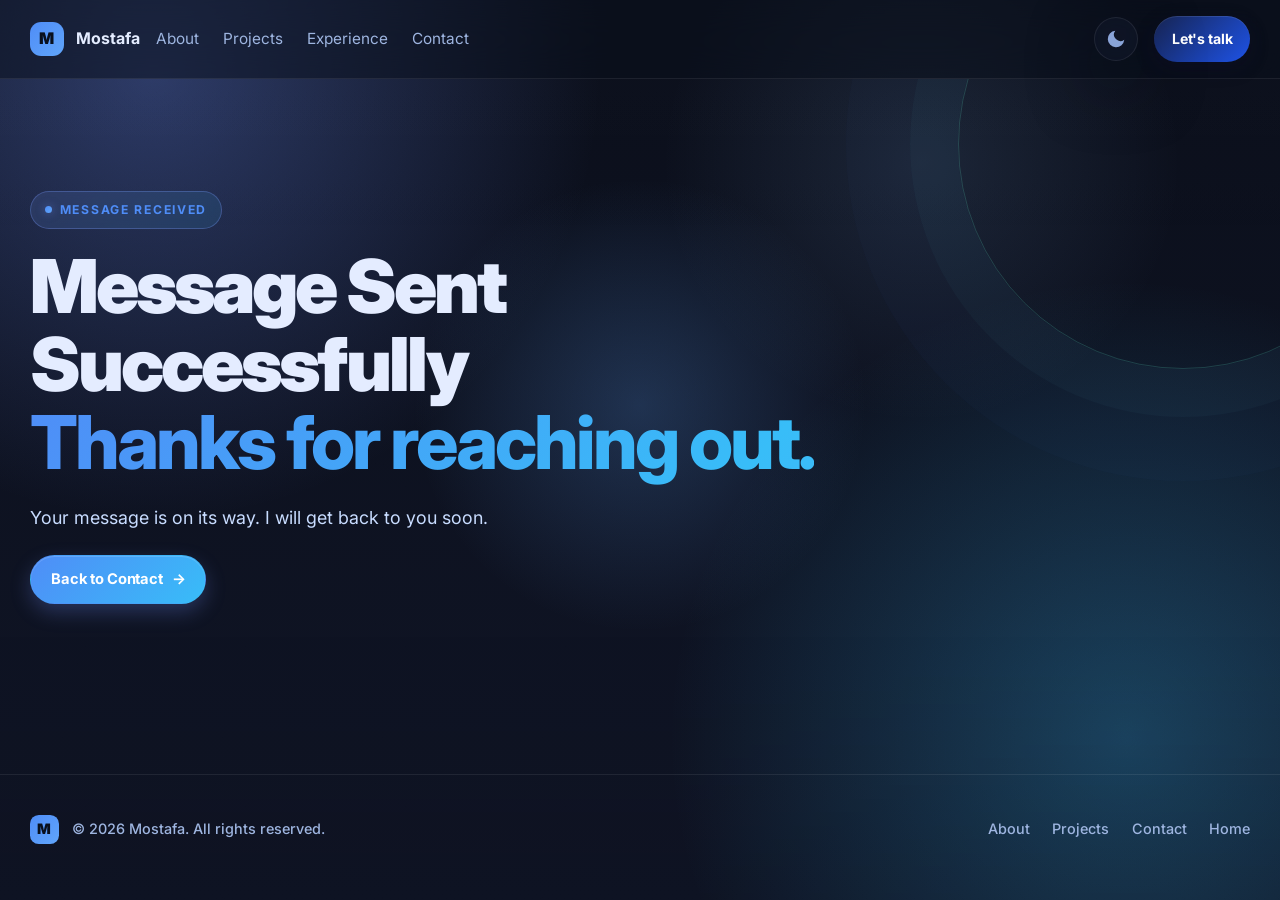
<file: sent.html>
<!DOCTYPE html>
<html lang="en">
  <head>
    <meta charset="UTF-8" />
    <meta name="viewport" content="width=device-width, initial-scale=1.0" />
    <link rel="icon" type="image/svg+xml" href="data:image/svg+xml,%3Csvg xmlns='http://www.w3.org/2000/svg' viewBox='0 0 100 100'%3E%3Cdefs%3E%3ClinearGradient id='g' x1='0%25' y1='0%25' x2='100%25' y2='100%25'%3E%3Cstop offset='0%25' stop-color='%237c9dff'/%3E%3Cstop offset='100%25' stop-color='%238af0d0'/%3E%3C/linearGradient%3E%3C/defs%3E%3Crect width='100' height='100' rx='22' fill='url(%23g)'/%3E%3Ctext x='50' y='68' font-family='Arial,sans-serif' font-size='54' font-weight='900' fill='%2309101d' text-anchor='middle'%3EM%3C/text%3E%3C/svg%3E" />
    <meta name="description" content="Your message has been sent to Mostafa." />
    <title>Sent | Mostafa</title>
    <link rel="preconnect" href="https://fonts.googleapis.com" />
    <link rel="preconnect" href="https://fonts.gstatic.com" crossorigin />
    <link href="https://fonts.googleapis.com/css2?family=Inter:wght@400;500;600;700;800;900&family=DM+Mono:wght@400;500&display=swap" rel="stylesheet" />
    <link rel="stylesheet" href="styles.css" />
    <script>document.documentElement.classList.add('is-loading');</script>
  </head>
  <body>
    <a class="skip-link" href="#main-content">Skip to main content</a>
    <header class="site-header">
      <div class="container nav-wrapper">
        <a href="index.html" class="brand" aria-label="Mostafa home">
          <span class="brand-mark">M</span>
          <span class="brand-name">Mostafa</span>
        </a>
        <button class="nav-toggle" aria-label="Toggle navigation menu" aria-expanded="false" aria-controls="primary-nav">
          <span></span>
          <span></span>
          <span></span>
        </button>
        <nav class="main-nav" id="primary-nav" aria-label="Main navigation">
          <a href="about.html">About</a>
          <a href="projects.html">Projects</a>
          <a href="experience.html">Experience</a>
          <a href="contact.html">Contact</a>
        </nav>
        <div class="nav-actions">
          <button
            class="theme-toggle"
            type="button"
            aria-label="Toggle light and dark mode"
            aria-pressed="false"
          >
            <svg class="theme-toggle__icon theme-toggle__icon--sun" viewBox="0 0 24 24" width="22" height="22" aria-hidden="true">
              <circle cx="12" cy="12" r="4" fill="currentColor"/>
              <g stroke="currentColor" stroke-width="2" stroke-linecap="round">
                <line x1="12" y1="2" x2="12" y2="5"/>
                <line x1="12" y1="19" x2="12" y2="22"/>
                <line x1="2" y1="12" x2="5" y2="12"/>
                <line x1="19" y1="12" x2="22" y2="12"/>
                <line x1="4.93" y1="4.93" x2="7.05" y2="7.05"/>
                <line x1="16.95" y1="16.95" x2="19.07" y2="19.07"/>
                <line x1="4.93" y1="19.07" x2="7.05" y2="16.95"/>
                <line x1="16.95" y1="7.05" x2="19.07" y2="4.93"/>
              </g>
            </svg>
            <svg class="theme-toggle__icon theme-toggle__icon--moon" viewBox="0 0 24 24" width="22" height="22" aria-hidden="true">
              <path d="M21 12.79A9 9 0 1 1 11.21 3 7 7 0 0 0 21 12.79z" fill="currentColor"/>
            </svg>
          </button>
          <a class="launch-button" href="contact.html">Let's talk</a>
        </div>
      </div>
    </header>
    <main id="main-content">
      <section class="page-hero">
        <div class="container">
          <p class="section-tag reveal">Message received</p>
          <h1 class="reveal">
            <span class="display-slab">Message Sent Successfully </span>
            <span class="display-gradient">Thanks for reaching out.</span>
          </h1>
          <p class="lead reveal">Your message is on its way. I will get back to you soon.</p>
          <a class="button button-primary reveal" href="contact.html">Back to Contact <span aria-hidden="true">&rarr;</span></a>
        </div>
      </section>
    </main>
    <footer class="site-footer">
      <div class="container footer-row">
        <div class="footer-brand">
          <span class="brand-mark brand-mark--sm">M</span>
          <span>&copy; <span id="year"></span> Mostafa. All rights reserved.</span>
        </div>
        <div class="footer-links">
          <a href="about.html">About</a>
          <a href="projects.html">Projects</a>
          <a href="contact.html">Contact</a>
          <a href="index.html">Home</a>
        </div>
      </div>
    </footer>
    <script src="script.js"></script>
  </body>
</html>
</file>
<file: styles.css>
:root {
  --bg: #0a0e1a;
  --bg-2: #0f1425;
  --panel: rgba(18, 24, 42, 0.65);
  --panel-strong: rgba(20, 28, 48, 0.92);
  --panel-soft: rgba(26, 36, 62, 0.55);
  --surface: #e8f0ff;
  --ink: #e4ecff;
  --ink-2: #c8dcff;
  --muted: #9eb5e0;
  --primary: #4f8df7;
  --primary-strong: #2563eb;
  --secondary: #38bdf8;
  --accent: #60a5fa;
  --accent-2: #93c5fd;
  --sun: #bfdbfe;
  --line: rgba(255, 255, 255, 0.08);
  --line-strong: rgba(255, 255, 255, 0.14);
  --shadow: 0 1.5rem 4rem rgba(8, 12, 24, 0.5);
  --shadow-glow: 0 0.8rem 2.5rem rgba(106, 138, 240, 0.18), 0 0 0 1px rgba(106, 138, 240, 0.15);
  --shadow-glow-2: 0 1.2rem 3.5rem rgba(56, 189, 248, 0.16), 0 0 0 1px rgba(56, 189, 248, 0.14);
  --project-button-bg: #f8faff;
  --project-button-ink: #0a0e1a;
  --project-button-shadow: rgba(255, 255, 255, 0.3);
  --launch-bg-1: #172554;
  --launch-bg-2: #1d4ed8;
  --launch-bg-3: #0369a1;
  --noise: url("data:image/svg+xml;utf8,<svg xmlns='http://www.w3.org/2000/svg' width='160' height='160'><filter id='n'><feTurbulence type='fractalNoise' baseFrequency='0.9' numOctaves='2' stitchTiles='stitch'/><feColorMatrix values='0 0 0 0 1  0 0 0 0 1  0 0 0 0 1  0 0 0 0.15 0'/></filter><rect width='100%25' height='100%25' filter='url(%23n)'/></svg>");
}

[data-theme="light"] {
  --bg: #f8faff;
  --bg-2: #f0f4ff;
  --panel: rgba(255, 255, 255, 0.78);
  --panel-strong: rgba(255, 255, 255, 0.96);
  --panel-soft: rgba(248, 250, 255, 0.7);
  --surface: #1a2238;
  --ink: #1a2238;
  --ink-2: #3a4663;
  --muted: #5a6885;
  --primary: #2563eb;
  --primary-strong: #1d4ed8;
  --secondary: #0284c7;
  --accent: #0ea5e9;
  --accent-2: #60a5fa;
  --sun: #3b82f6;
  --line: rgba(26, 34, 56, 0.08);
  --line-strong: rgba(26, 34, 56, 0.14);
  --shadow: 0 1.2rem 3rem rgba(26, 34, 56, 0.1);
  --shadow-glow: 0 0.8rem 2rem rgba(74, 106, 216, 0.12), 0 0 0 1px rgba(74, 106, 216, 0.14);
  --shadow-glow-2: 0 1.2rem 2.8rem rgba(2, 132, 199, 0.1), 0 0 0 1px rgba(2, 132, 199, 0.12);
  --project-button-bg: #1a2238;
  --project-button-ink: #ffffff;
  --project-button-shadow: rgba(0, 0, 0, 0.25);
  --launch-bg-1: #2563eb;
  --launch-bg-2: #1d4ed8;
  --launch-bg-3: #0284c7;
  --noise: url("data:image/svg+xml;utf8,<svg xmlns='http://www.w3.org/2000/svg' width='160' height='160'><filter id='n'><feTurbulence type='fractalNoise' baseFrequency='0.9' numOctaves='2' stitchTiles='stitch'/><feColorMatrix values='0 0 0 0 0.03  0 0 0 0 0.05  0 0 0 0 0.1  0 0 0 0.06 0'/></filter><rect width='100%25' height='100%25' filter='url(%23n)'/></svg>");
}

* {
  box-sizing: border-box;
}

html {
  scroll-behavior: smooth;
}

html.is-loading {
  overflow: hidden;
}

html.is-loading::before,
html.is-loading::after {
  position: fixed;
  z-index: 999;
  pointer-events: none;
}

html.is-loading::before {
  content: "MOSTAFA  /  LOADING";
  inset: 0;
  display: grid;
  place-items: center;
  padding-top: 5rem;
  background: var(--bg);
  color: var(--muted);
  font: 700 0.72rem/1 "DM Mono", monospace;
  letter-spacing: 0.18em;
  text-align: center;
}

html.is-loading::after {
  content: "";
  top: 50%;
  left: 50%;
  width: min(22rem, 72vw);
  height: 6px;
  border-radius: 999px;
  background: linear-gradient(90deg, var(--primary), var(--secondary), var(--accent));
  transform: translateX(-50%) scaleX(0);
  transform-origin: left center;
  animation: pageLoaderProgress 1s ease-out forwards;
}

@keyframes pageLoaderProgress {
  0% {
    transform: translateX(-50%) scaleX(0);
  }

  100% {
    transform: translateX(-50%) scaleX(1);
  }
}

@property --aurora-1-x {
  syntax: "<percentage>";
  inherits: false;
  initial-value: 12%;
}
@property --aurora-1-y {
  syntax: "<percentage>";
  inherits: false;
  initial-value: 8%;
}
@property --aurora-2-x {
  syntax: "<percentage>";
  inherits: false;
  initial-value: 88%;
}
@property --aurora-2-y {
  syntax: "<percentage>";
  inherits: false;
  initial-value: 82%;
}
@property --aurora-3-x {
  syntax: "<percentage>";
  inherits: false;
  initial-value: 50%;
}
@property --aurora-3-y {
  syntax: "<percentage>";
  inherits: false;
  initial-value: 45%;
}

body {
  margin: 0;
  font-family: "Inter", sans-serif;
  background:
    radial-gradient(circle at var(--aurora-1-x) var(--aurora-1-y), rgba(106, 138, 240, 0.35), transparent 32%),
    radial-gradient(circle at var(--aurora-2-x) var(--aurora-2-y), rgba(56, 189, 248, 0.28), transparent 34%),
    radial-gradient(circle at var(--aurora-3-x) var(--aurora-3-y), rgba(96, 165, 250, 0.22), transparent 28%),
    radial-gradient(circle at 72% 18%, rgba(147, 197, 253, 0.12), transparent 22%),
    linear-gradient(180deg, var(--bg) 0%, var(--bg-2) 100%);
  background-attachment: fixed;
  background-blend-mode: normal;
  color: var(--ink);
  line-height: 1.7;
  letter-spacing: 0;
  animation: auroraDrift 28s ease-in-out infinite alternate;
  position: relative;
  min-height: 100vh;
  display: flex;
  flex-direction: column;
}

main {
  flex: 1;
}

body::before {
  content: "";
  position: fixed;
  inset: 0;
  z-index: 0;
  pointer-events: none;
  background-image: var(--noise);
  background-repeat: repeat;
  background-size: 160px 160px;
  opacity: 0.18;
  mix-blend-mode: overlay;
}

body::after {
  content: "";
  position: fixed;
  inset: 0;
  z-index: 0;
  pointer-events: none;
  background:
    linear-gradient(180deg, rgba(255,255,255,0.01), transparent 30%, transparent 70%, rgba(0,0,0,0.08));
}

@keyframes auroraDrift {
  0% {
    --aurora-1-x: 10%;
    --aurora-1-y: 8%;
    --aurora-2-x: 90%;
    --aurora-2-y: 84%;
    --aurora-3-x: 48%;
    --aurora-3-y: 50%;
  }
  33% {
    --aurora-1-x: 18%;
    --aurora-1-y: 14%;
    --aurora-2-x: 78%;
    --aurora-2-y: 70%;
    --aurora-3-x: 55%;
    --aurora-3-y: 42%;
  }
  66% {
    --aurora-1-x: 12%;
    --aurora-1-y: 20%;
    --aurora-2-x: 82%;
    --aurora-2-y: 62%;
    --aurora-3-x: 45%;
    --aurora-3-y: 58%;
  }
  100% {
    --aurora-1-x: 25%;
    --aurora-1-y: 10%;
    --aurora-2-x: 72%;
    --aurora-2-y: 88%;
    --aurora-3-x: 55%;
    --aurora-3-y: 45%;
  }
}

[data-theme="light"] body {
  background:
    radial-gradient(circle at var(--aurora-1-x) var(--aurora-1-y), rgba(74, 106, 216, 0.15), transparent 32%),
    radial-gradient(circle at var(--aurora-2-x) var(--aurora-2-y), rgba(2, 132, 199, 0.12), transparent 34%),
    radial-gradient(circle at var(--aurora-3-x) var(--aurora-3-y), rgba(14, 165, 233, 0.1), transparent 28%),
    radial-gradient(circle at 72% 18%, rgba(96, 165, 250, 0.06), transparent 22%),
    linear-gradient(180deg, var(--bg) 0%, var(--bg-2) 100%);
  background-attachment: fixed;
}

[data-theme="light"] body::before {
  opacity: 0.25;
  mix-blend-mode: multiply;
}

a {
  color: inherit;
  text-decoration: none;
}

img {
  max-width: 100%;
  display: block;
}

button {
  font-family: inherit;
}

.skip-link {
  position: absolute;
  top: -40px;
  left: 0;
  background: var(--primary);
  color: white;
  padding: 0.5rem 1rem;
  z-index: 100;
  border-radius: 0 0 0.5rem 0;
  font-weight: 600;
  font-size: 0.85rem;
  transition: top 0.2s ease;
}

.skip-link:focus {
  top: 0;
}

.scroll-progress {
  position: fixed;
  top: 0;
  left: 0;
  width: 100%;
  height: 3px;
  z-index: 100;
  background: transparent;
  pointer-events: none;
}

.scroll-progress__bar {
  height: 100%;
  width: 0%;
  background: linear-gradient(90deg, var(--primary), var(--accent));
  border-radius: 0 999px 999px 0;
  transition: width 0.08s linear;
}

.container {
  width: min(1220px, calc(100% - 2rem));
  margin: 0 auto;
  position: relative;
  z-index: 1;
}

.section {
  padding: 7rem 0;
  position: relative;
}

.page-hero {
  padding: 7rem 0 4.5rem;
  position: relative;
  overflow: hidden;
}

.page-hero::after {
  content: "";
  position: absolute;
  width: 28rem;
  height: 28rem;
  right: -8rem;
  top: -10rem;
  border: 1px solid rgba(94, 224, 200, 0.2);
  border-radius: 50%;
  box-shadow: 0 0 0 3rem rgba(94, 224, 200, 0.03), 0 0 0 7rem rgba(106, 138, 240, 0.025);
  pointer-events: none;
}

.page-hero h1 {
  max-width: 860px;
  margin-bottom: 1.25rem;
}

.page-hero .lead {
  max-width: 680px;
}

.page-hero__meta {
  display: flex;
  flex-wrap: wrap;
  gap: 0.75rem;
  margin-top: 2rem;
}

.page-content {
  padding-top: 2rem;
}

.page-intro {
  max-width: 760px;
  margin-bottom: 3rem;
}

.auth-section {
  min-height: calc(100vh - 78px);
  display: grid;
  align-items: center;
  padding: 5rem 0;
}

.auth-layout {
  display: grid;
  grid-template-columns: minmax(0, 1fr) minmax(320px, 440px);
  align-items: center;
  gap: clamp(3rem, 8vw, 8rem);
}

.auth-intro h1 {
  max-width: 680px;
  margin-bottom: 1.25rem;
}

.auth-intro .lead {
  max-width: 540px;
}

.auth-card {
  padding: clamp(1.5rem, 4vw, 2.4rem);
  border: 1px solid var(--line-strong);
  border-radius: 1.1rem;
  background: var(--panel-strong);
  box-shadow: var(--shadow), var(--shadow-glow);
}

.auth-card__header {
  margin-bottom: 1.75rem;
}

.auth-card__eyebrow {
  color: var(--primary);
  font: 500 0.72rem/1 "DM Mono", monospace;
  letter-spacing: 0.12em;
  text-transform: uppercase;
}

.auth-card h2 {
  margin: 0.55rem 0 0.25rem;
  font-size: clamp(2rem, 5vw, 3rem);
}

.auth-card__header p,
.auth-switch {
  margin: 0;
  color: var(--muted);
}

.auth-form {
  display: grid;
  gap: 1rem;
}

.auth-submit {
  width: 100%;
  justify-content: center;
  margin-top: 0.35rem;
}

.auth-switch {
  margin-top: 1.5rem;
  text-align: center;
  font-size: 0.9rem;
}

.auth-switch a {
  color: var(--primary);
  font-weight: 700;
}

.auth-switch a:hover,
.auth-switch a:focus-visible {
  color: var(--accent);
}

.dashboard-section {
  min-height: calc(100vh - 78px);
  padding-top: 5rem;
}

.dashboard-heading {
  display: flex;
  align-items: end;
  justify-content: space-between;
  gap: 2rem;
  margin-bottom: 3rem;
}

.dashboard-heading h1 {
  max-width: 760px;
  margin-bottom: 1rem;
}

.dashboard-heading .lead {
  max-width: 520px;
  margin-bottom: 0;
}

.dashboard-grid {
  display: grid;
  grid-template-columns: repeat(2, minmax(0, 1fr));
  gap: 1rem;
}

.dashboard-card,
.dashboard-note {
  border: 1px solid var(--line-strong);
  background: var(--panel);
  box-shadow: var(--shadow);
  backdrop-filter: blur(14px);
}

.dashboard-card {
  min-height: 220px;
  display: flex;
  flex-direction: column;
  align-items: flex-start;
  padding: 1.6rem;
  border-radius: 1rem;
}

.dashboard-card--profile {
  grid-column: 1 / -1;
  min-height: 190px;
  display: grid;
  grid-template-columns: auto 1fr auto;
  align-items: center;
  gap: 1.25rem;
}

.dashboard-card__icon {
  display: grid;
  width: 3.2rem;
  height: 3.2rem;
  place-items: center;
  border-radius: 0.9rem;
  background: linear-gradient(135deg, var(--primary), var(--accent));
  color: #09101d;
  font-size: 1.5rem;
  font-weight: 900;
}

.dashboard-card__label {
  display: block;
  margin-bottom: 0.7rem;
  color: var(--primary);
  font: 500 0.72rem/1 "DM Mono", monospace;
  letter-spacing: 0.12em;
  text-transform: uppercase;
}

.dashboard-card h2 {
  margin: 0;
  font-size: 1.25rem;
  overflow-wrap: anywhere;
}

.dashboard-card p,
.dashboard-note p {
  color: var(--muted);
}

.dashboard-number {
  margin-top: auto;
  color: var(--ink);
  font-size: clamp(2.8rem, 5vw, 4.4rem);
  line-height: 1;
}

.dashboard-card .text-link {
  margin-top: auto;
  color: var(--accent);
  font-weight: 700;
}

.dashboard-note {
  display: flex;
  align-items: center;
  justify-content: space-between;
  gap: 2rem;
  margin-top: 1rem;
  padding: 1.75rem;
  border-radius: 1rem;
}

.dashboard-note .section-tag {
  margin-bottom: 0.8rem;
}

.dashboard-note h2 {
  margin: 0 0 0.35rem;
}

.dashboard-note p {
  margin: 0;
}

.settings-panel {
  display: grid;
  grid-template-columns: minmax(220px, 0.75fr) minmax(0, 1.25fr);
  gap: 2rem;
  margin-top: 1rem;
  padding: 1.75rem;
  border: 1px solid var(--line-strong);
  border-radius: 1rem;
  background: var(--panel-strong);
  box-shadow: var(--shadow), var(--shadow-glow);
}

.settings-panel__intro h2 {
  margin-bottom: 0.5rem;
  font-size: clamp(1.6rem, 3vw, 2.4rem);
}

.settings-panel__intro p {
  margin: 0;
  color: var(--muted);
}

.settings-form {
  display: grid;
  grid-template-columns: repeat(2, minmax(0, 1fr));
  gap: 1rem;
}

.settings-form .form-field:has(select) {
  position: relative;
}

.settings-form .form-field:has(select)::after {
  content: "";
  position: absolute;
  right: 1rem;
  bottom: 1.08rem;
  width: 0.5rem;
  height: 0.5rem;
  border-right: 2px solid var(--primary);
  border-bottom: 2px solid var(--primary);
  pointer-events: none;
  transform: rotate(45deg) translateY(-2px);
  transition: transform 0.2s ease, border-color 0.2s ease;
}

.settings-form .form-field:has(select):focus-within::after {
  border-color: var(--accent);
  transform: rotate(225deg) translate(-2px, -2px);
}

.settings-form select {
  min-height: 3.15rem;
  padding: 0.85rem 2.75rem 0.85rem 1rem;
  appearance: none;
  cursor: pointer;
  border-color: rgba(96, 165, 250, 0.3);
  background: linear-gradient(135deg, var(--panel-soft), rgba(56, 189, 248, 0.08));
  font-weight: 700;
  transition: border-color 0.2s ease, background 0.2s ease, box-shadow 0.2s ease, transform 0.2s ease;
}

.settings-form select:hover {
  border-color: var(--primary);
  background: linear-gradient(135deg, var(--panel), rgba(56, 189, 248, 0.12));
  transform: translateY(-1px);
}

.settings-form select:focus {
  border-color: var(--accent);
  background: var(--panel-strong);
  box-shadow: 0 0 0 3px rgba(56, 189, 248, 0.14), 0 0.5rem 1.2rem rgba(56, 189, 248, 0.1);
}

[dir="rtl"] .settings-form .form-field:has(select)::after {
  right: auto;
  left: 1rem;
}

[dir="rtl"] .settings-form select {
  padding-right: 1rem;
  padding-left: 2.75rem;
}

.settings-form__actions {
  grid-column: 1 / -1;
  display: flex;
  align-items: center;
  gap: 1rem;
  margin-top: 0.25rem;
}

.settings-form__actions .form-status {
  margin: 0;
}

.form-grid {
  display: grid;
  grid-template-columns: repeat(2, minmax(0, 1fr));
  gap: 1rem;
}

.form-field {
  display: grid;
  gap: 0.45rem;
}

.form-field--wide {
  grid-column: 1 / -1;
}

.form-field label {
  color: var(--ink-2);
  font-size: 0.82rem;
  font-weight: 700;
}

.form-field.has-error label {
  color: #ffffff;
}

[data-theme="light"] .form-field.has-error label {
  color: #b4233c;
}

.form-field input,
.form-field textarea,
.form-field select {
  width: 100%;
  border: 1px solid var(--line-strong);
  border-radius: 0.8rem;
  padding: 0.85rem 1rem;
  background: var(--panel-soft);
  color: var(--ink);
  font: inherit;
  outline: none;
  transition: border-color 0.2s ease, box-shadow 0.2s ease;
}

.form-field textarea {
  min-height: 9rem;
  resize: vertical;
}

.form-field input:focus,
.form-field textarea:focus,
.form-field select:focus {
  border-color: var(--primary);
  box-shadow: 0 0 0 3px rgba(106, 138, 240, 0.14);
}

.locked-input-wrap {
  position: relative;
}

.locked-input-wrap input[readonly] {
  padding-right: 3.2rem;
  cursor: not-allowed;
  background: var(--panel);
  color: var(--ink-2);
}

.locked-input-wrap input[readonly]:focus {
  border-color: var(--line-strong);
  box-shadow: none;
}

.field-lock {
  position: absolute;
  top: 50%;
  right: 1rem;
  display: grid;
  color: var(--ink-2);
  pointer-events: none;
  transform: translateY(-50%);
}

.password-input-wrap {
  position: relative;
}

.password-input-wrap input {
  padding-right: 4.6rem;
}

.password-toggle {
  position: absolute;
  top: 50%;
  right: 0.55rem;
  min-width: 3.4rem;
  padding: 0.35rem 0.45rem;
  border: 0;
  border-radius: 0.45rem;
  background: transparent;
  color: var(--primary);
  cursor: pointer;
  font: 700 0.75rem/1 "DM Mono", monospace;
  transform: translateY(-50%);
  transition: background 0.2s ease, color 0.2s ease;
}

.password-toggle:hover,
.password-toggle:focus-visible {
  background: var(--panel-soft);
  color: var(--accent);
}

.password-toggle:focus-visible {
  outline: 2px solid var(--primary);
  outline-offset: 1px;
}

[dir="rtl"] .password-input-wrap input {
  padding-right: 1rem;
  padding-left: 4.6rem;
}

[dir="rtl"] .password-toggle {
  right: auto;
  left: 0.55rem;
}

.form-field.has-error input,
.form-field.has-error textarea,
.form-field.has-error select,
.form-field.has-error input:focus,
.form-field.has-error textarea:focus,
.form-field.has-error select:focus {
  border-color: #f06b78;
  box-shadow: 0 0 0 3px rgba(240, 107, 120, 0.14);
}

.form-status {
  margin: 0.75rem 0 0;
  color: var(--accent);
  font-weight: 700;
}

.page-note {
  padding: 1.25rem 1.5rem;
  border-left: 3px solid var(--accent);
  background: var(--panel-soft);
  color: var(--ink-2);
}

.section-alt {
  position: relative;
}

.section-alt::before {
  content: "";
  position: absolute;
  inset: 0;
  background: linear-gradient(180deg,
    rgba(255, 255, 255, 0.008),
    rgba(255, 255, 255, 0.02) 50%,
    rgba(255, 255, 255, 0.008));
  border-top: 1px solid var(--line);
  border-bottom: 1px solid var(--line);
  backdrop-filter: blur(4px);
  pointer-events: none;
}

.section-tag,
.eyebrow {
  display: inline-flex;
  align-items: center;
  gap: 0.5rem;
  margin: 0 0 1.2rem;
  padding: 0.45rem 0.85rem;
  color: var(--primary);
  background: linear-gradient(135deg, rgba(124, 157, 255, 0.14), rgba(56, 189, 248, 0.12));
  border: 1px solid rgba(124, 157, 255, 0.3);
  border-radius: 999px;
  font-size: 0.76rem;
  letter-spacing: 0.14em;
  text-transform: uppercase;
  font-weight: 700;
  backdrop-filter: blur(8px);
}

.section-tag::before,
.eyebrow::before {
  content: "";
  width: 0.45rem;
  height: 0.45rem;
  border-radius: 50%;
  background: linear-gradient(135deg, var(--primary), var(--accent));
  box-shadow: 0 0 8px rgba(106, 138, 240, 0.5);
}

.chip-row {
  display: flex;
  flex-wrap: wrap;
  gap: 0.5rem;
  margin: 1.25rem 0 0;
}

.chip {
  display: inline-flex;
  align-items: center;
  gap: 0.4rem;
  padding: 0.4rem 0.75rem;
  font-size: 0.78rem;
  font-weight: 600;
  border-radius: 999px;
  border: 1px solid var(--line);
  background: var(--panel-soft);
  color: var(--ink-2);
  backdrop-filter: blur(8px);
  transition: transform 0.2s ease, border-color 0.2s ease, color 0.2s ease;
}

.chip:hover {
  transform: translateY(-0.5px);
  border-color: rgba(106, 138, 240, 0.35);
  color: var(--primary);
}

.chip--accent {
  background: linear-gradient(135deg, rgba(96, 165, 250, 0.14), rgba(124, 157, 255, 0.1));
  border-color: rgba(96, 165, 250, 0.32);
  color: var(--accent);
}

.chip--purple {
  background: linear-gradient(135deg, rgba(56, 189, 248, 0.14), rgba(147, 197, 253, 0.1));
  border-color: rgba(56, 189, 248, 0.32);
  color: var(--secondary);
}

h1, h2, h3, p {
  margin-top: 0;
}

h1 {
  font-size: clamp(3rem, 5.8vw, 6.2rem);
  line-height: 1.05;
  letter-spacing: -0.04em;
  max-width: 780px;
  margin-bottom: 1.5rem;
  font-weight: 800;
}

h1 .display-gradient {
  background: linear-gradient(135deg, var(--primary) 0%, var(--secondary) 45%, var(--accent) 100%);
  -webkit-background-clip: text;
  background-clip: text;
  -webkit-text-fill-color: transparent;
  color: transparent;
  background-size: 200% 200%;
  animation: gradientShift 9s ease-in-out infinite alternate;
}

h1 .display-slab {
  display: block;
  color: var(--ink);
  font-weight: 900;
}

h1 .display-italic {
  font-family: "DM Mono", ui-monospace, monospace;
  font-style: italic;
  font-weight: 500;
  color: var(--accent);
  letter-spacing: -0.04em;
}

@keyframes gradientShift {
  0% { background-position: 0% 50%; }
  100% { background-position: 100% 50%; }
}

h2 {
  font-size: clamp(2.2rem, 3.4vw, 3.4rem);
  line-height: 1.15;
  letter-spacing: -0.04em;
  margin-bottom: 1rem;
  font-weight: 800;
}

h2 .h2-gradient {
  background: linear-gradient(135deg, var(--ink), var(--primary) 55%, var(--secondary));
  -webkit-background-clip: text;
  background-clip: text;
  -webkit-text-fill-color: transparent;
  color: transparent;
}

h3 {
  font-size: 1.35rem;
  letter-spacing: -0.02em;
  margin-bottom: 0.8rem;
  font-weight: 700;
}

p {
  color: var(--muted);
  margin-bottom: 1.4rem;
  font-size: 1.02rem;
  line-height: 1.75;
}

.lead {
  font-size: 1.12rem;
  line-height: 1.75;
  max-width: 640px;
  color: var(--ink-2);
}

.typed-text {
  display: inline-block;
  color: var(--primary);
}

.typed-cursor {
  display: inline-block;
  color: var(--accent);
  font-weight: 300;
  animation: blink 0.9s steps(1) infinite;
  margin-left: 1px;
}

@keyframes blink {
  0%, 50% { opacity: 1; }
  50.01%, 100% { opacity: 0; }
}

.reveal {
  opacity: 0;
  transform: translateY(20px);
  transition:
    opacity 0.5s cubic-bezier(0.2, 0.7, 0.2, 1),
    transform 0.5s cubic-bezier(0.2, 0.7, 0.2, 1);
  will-change: opacity, transform;
}

.reveal.is-visible {
  opacity: 1;
  transform: translateY(0);
}

.site-header {
  position: sticky;
  top: 0;
  z-index: 10;
  backdrop-filter: blur(18px);
  background: rgba(9, 14, 26, 0.5);
  border-bottom: 1px solid var(--line);
}

[data-theme="light"] .site-header {
  background: rgba(244, 247, 251, 0.78);
}

.nav-wrapper {
  height: 78px;
  display: flex;
  align-items: center;
  justify-content: space-between;
  gap: 1rem;
}

.brand {
  display: inline-flex;
  align-items: center;
  gap: 0.8rem;
  font-weight: 700;
  flex-shrink: 0;
}

.brand-mark {
  width: 2.1rem;
  height: 2.1rem;
  display: inline-grid;
  place-items: center;
  border-radius: 0.7rem;
  background: linear-gradient(135deg, var(--primary), var(--accent));
  color: #09101d;
  font-weight: 900;
  flex-shrink: 0;
}

.brand-mark--sm {
  width: 1.8rem;
  height: 1.8rem;
  border-radius: 0.55rem;
  font-size: 0.9rem;
}

.brand-name {
  display: inline-block;
}

.nav-actions {
  display: flex;
  align-items: center;
  gap: 1rem;
  margin-left: auto;
}

[dir="rtl"] .nav-actions {
  margin-right: auto;
  margin-left: 0;
}

.account-button {
  display: inline-flex;
  align-items: center;
  justify-content: center;
  min-height: 2.25rem;
  padding: 0.5rem 1rem;
  border: 1px solid rgba(96, 165, 250, 0.35);
  border-radius: 999px;
  background: linear-gradient(135deg, var(--primary), var(--secondary));
  color: #09101d;
  box-shadow: 0 0.3rem 0.9rem rgba(56, 189, 248, 0.18);
  font-size: 0.8rem;
  font-weight: 800;
  line-height: 1;
  transition: transform 0.2s ease, box-shadow 0.2s ease, filter 0.2s ease;
}

.account-button:hover,
.account-button:focus-visible {
  border-color: var(--accent-2);
  color: #09101d;
  transform: translateY(-1px) scale(1.03);
  filter: brightness(1.08);
  box-shadow: 0 0.55rem 1.25rem rgba(56, 189, 248, 0.26);
}

.account-button:focus-visible {
  outline: 2px solid var(--primary);
  outline-offset: 2px;
}

.nav-toggle {
  display: none;
  flex-direction: column;
  justify-content: center;
  gap: 5px;
  width: 42px;
  height: 42px;
  padding: 0 9px;
  background: transparent;
  border: 1px solid var(--line);
  border-radius: 0.8rem;
  cursor: pointer;
  color: var(--ink);
}

.nav-toggle span {
  display: block;
  height: 2px;
  width: 100%;
  background: currentColor;
  border-radius: 999px;
  transition: transform 0.25s ease, opacity 0.25s ease;
  transform-origin: center;
}

.nav-toggle[aria-expanded="true"] span:nth-child(1) {
  transform: translateY(7px) rotate(45deg);
}
.nav-toggle[aria-expanded="true"] span:nth-child(2) {
  opacity: 0;
  transform: scaleX(0);
}
.nav-toggle[aria-expanded="true"] span:nth-child(3) {
  transform: translateY(-7px) rotate(-45deg);
}

.main-nav {
  display: flex;
  align-items: center;
  gap: 1.5rem;
  color: var(--muted);
  font-size: 0.96rem;
}

.main-nav a {
  position: relative;
  padding: 0.35rem 0;
  transition: color 0.2s ease;
}

.main-nav a::after {
  content: "";
  position: absolute;
  right: 0;
  bottom: 0;
  left: 0;
  height: 2px;
  border-radius: 999px;
  background: var(--accent);
  transform: scaleX(0);
  transform-origin: center;
  transition: transform 0.25s ease;
}

.main-nav a:hover::after,
.main-nav a:focus-visible::after {
  transform: scaleX(1);
}

.theme-toggle {
  position: relative;
  display: inline-flex;
  align-items: center;
  justify-content: center;
  width: 44px;
  height: 44px;
  border: 1px solid var(--line);
  border-radius: 999px;
  background: var(--panel);
  color: var(--ink);
  cursor: pointer;
  flex-shrink: 0;
  transition: transform 0.25s ease, border-color 0.25s ease, background 0.25s ease, color 0.25s ease, box-shadow 0.25s ease;
  backdrop-filter: blur(10px);
  overflow: hidden;
  box-shadow: var(--shadow);
}

.theme-toggle:hover,
.theme-toggle:focus-visible {
  transform: translateY(-0.5px) rotate(6deg);
  border-color: var(--primary);
  color: var(--primary);
  box-shadow: 0 4px 14px rgba(106, 138, 240, 0.2);
}

.theme-toggle:focus-visible {
  outline: 2px solid var(--primary);
  outline-offset: 2px;
}

.theme-toggle:active {
  transform: scale(0.92);
}

.theme-toggle__icon {
  position: absolute;
  transition: transform 0.45s cubic-bezier(0.68, -0.55, 0.265, 1.55), opacity 0.3s ease;
}

.theme-toggle__icon--sun {
  opacity: 0;
  transform: translateY(20px) rotate(-90deg) scale(0.6);
  color: #f5b642;
}

.theme-toggle__icon--moon {
  opacity: 1;
  transform: translateY(0) rotate(0) scale(1);
  color: #8aa4d8;
}

[data-theme="light"] .theme-toggle__icon--sun {
  opacity: 1;
  transform: translateY(0) rotate(0) scale(1);
}

[data-theme="light"] .theme-toggle__icon--moon {
  opacity: 0;
  transform: translateY(-20px) rotate(90deg) scale(0.6);
}

.main-nav a:hover,
.main-nav a:focus-visible,
.text-link:hover,
.text-link:focus-visible {
  color: var(--ink);
}

.hero {
  padding: 5rem 0 4rem;
}

.hero-grid {
  display: grid;
  grid-template-columns: 1.3fr 1fr;
  align-items: center;
  gap: 3rem;
}

.cta-group {
  display: flex;
  flex-wrap: wrap;
  gap: 1rem;
  margin: 2.25rem 0 2.5rem;
}

.mini-stats {
  list-style: none;
  padding: 0;
  margin: 0;
  display: grid;
  grid-template-columns: repeat(3, minmax(0, 1fr));
  gap: 1rem;
}

.mini-stats li {
  position: relative;
  padding: 1.4rem 1.2rem;
  border-radius: 1.2rem;
  background: var(--panel);
  border: 1px solid var(--line);
  backdrop-filter: blur(18px);
  overflow: hidden;
  transition: transform 0.35s cubic-bezier(0.2, 0.7, 0.2, 1), border-color 0.3s ease, box-shadow 0.3s ease;
  isolation: isolate;
}

.mini-stats li::before {
  content: "";
  position: absolute;
  inset: 0;
  z-index: -1;
  padding: 1px;
  border-radius: inherit;
  background: linear-gradient(135deg, rgba(124, 157, 255, 0.55), rgba(255, 169, 112, 0.35) 45%, transparent 75%);
  -webkit-mask: linear-gradient(#000, #000) content-box, linear-gradient(#000, #000);
  mask: linear-gradient(#000, #000) content-box, linear-gradient(#000, #000);
  -webkit-mask-composite: xor;
  mask-composite: exclude;
  opacity: 0;
  transition: opacity 0.3s ease;
  pointer-events: none;
}

.mini-stats li:nth-child(1)::before { background: linear-gradient(135deg, rgba(106, 138, 240, 0.45), rgba(94, 224, 200, 0.28) 50%, transparent 75%); }
.mini-stats li:nth-child(2)::before { background: linear-gradient(135deg, rgba(240, 138, 93, 0.45), rgba(248, 123, 194, 0.28) 50%, transparent 75%); }
.mini-stats li:nth-child(3)::before { background: linear-gradient(135deg, rgba(240, 194, 106, 0.5), rgba(106, 138, 240, 0.28) 50%, transparent 75%); }

.mini-stats li:hover {
  transform: translateY(-2px);
  border-color: transparent;
  box-shadow: var(--shadow-glow);
}

.mini-stats li:hover::before {
  opacity: 1;
}

.mini-stats strong {
  display: block;
  font-size: clamp(1.8rem, 2.4vw, 2.4rem);
  letter-spacing: -0.06em;
  line-height: 1;
  font-weight: 800;
  margin-bottom: 0.5rem;
  background: linear-gradient(135deg, var(--ink), var(--primary));
  -webkit-background-clip: text;
  background-clip: text;
  -webkit-text-fill-color: transparent;
  color: transparent;
}

.mini-stats span {
  color: var(--muted);
  font-size: 0.82rem;
  font-weight: 500;
  display: block;
  line-height: 1.4;
}

.mini-stats .stat-badge {
  display: inline-flex;
  align-items: center;
  justify-content: center;
  width: 2rem;
  height: 2rem;
  border-radius: 0.6rem;
  margin-bottom: 0.85rem;
  font-size: 0.95rem;
  background: linear-gradient(135deg, rgba(106, 138, 240, 0.16), rgba(94, 224, 200, 0.12));
  color: var(--primary);
}

.mini-stats li:nth-child(2) .stat-badge {
  background: linear-gradient(135deg, rgba(240, 138, 93, 0.18), rgba(248, 123, 194, 0.14));
  color: var(--secondary);
}

.mini-stats li:nth-child(3) .stat-badge {
  background: linear-gradient(135deg, rgba(240, 194, 106, 0.2), rgba(106, 138, 240, 0.15));
  color: var(--sun);
}

.hero-panel {
  display: flex;
  justify-content: center;
}

.profile-card,
.skill-card,
.project-card,
.timeline-item,
.contact-box,
.about-card {
  position: relative;
  background: var(--panel);
  border: 1px solid var(--line);
  border-radius: 1.6rem;
  backdrop-filter: blur(20px) saturate(140%);
  -webkit-backdrop-filter: blur(20px) saturate(140%);
  box-shadow: var(--shadow);
  overflow: hidden;
  isolation: isolate;
  transition: transform 0.45s cubic-bezier(0.2, 0.7, 0.2, 1),
              box-shadow 0.45s cubic-bezier(0.2, 0.7, 0.2, 1),
              border-color 0.45s ease;
}

.profile-card::before,
.skill-card::before,
.project-card::before,
.timeline-item::before,
.contact-box::before,
.about-card::before {
  content: "";
  position: absolute;
  inset: 0;
  z-index: -1;
  padding: 1px;
  border-radius: inherit;
  background: conic-gradient(
    from var(--card-angle, 0deg),
    rgba(106, 138, 240, 0) 0%,
    rgba(106, 138, 240, 0.4) 18%,
    rgba(240, 138, 93, 0.32) 36%,
    rgba(94, 224, 200, 0.28) 55%,
    rgba(240, 194, 106, 0.28) 72%,
    rgba(248, 123, 194, 0.24) 88%,
    rgba(106, 138, 240, 0) 100%
  );
  -webkit-mask: linear-gradient(#000, #000) content-box, linear-gradient(#000, #000);
  mask: linear-gradient(#000, #000) content-box, linear-gradient(#000, #000);
  -webkit-mask-composite: xor;
  mask-composite: exclude;
  opacity: 0;
  transition: opacity 0.5s ease;
  pointer-events: none;
  animation: cardShimmerRotate 14s linear infinite;
  animation-play-state: paused;
}

.profile-card:hover,
.skill-card:hover,
.project-card:hover,
.timeline-item:hover,
.contact-box:hover,
.about-card:hover {
  transform: translateY(-3px);
  border-color: transparent;
}

.profile-card:hover,
.skill-card:hover,
.about-card:hover {
  box-shadow: var(--shadow-glow);
}

.project-card:hover {
  box-shadow: var(--shadow-glow-2);
}

.profile-card:hover::before,
.skill-card:hover::before,
.project-card:hover::before,
.timeline-item:hover::before,
.contact-box:hover::before,
.about-card:hover::before {
  opacity: 1;
  animation-play-state: running;
}

@keyframes cardShimmerRotate {
  to { --card-angle: 360deg; }
}

@property --card-angle {
  syntax: "<angle>";
  inherits: false;
  initial-value: 0deg;
}

.profile-card {
  width: min(100%, 440px);
  padding: 2rem;
}

[data-theme="light"] .profile-card,
[data-theme="light"] .skill-card,
[data-theme="light"] .project-card,
[data-theme="light"] .timeline-item,
[data-theme="light"] .about-card {
  background: var(--panel-strong);
}

[data-theme="light"] .card-metrics div,
[data-theme="light"] .contact-box,
[data-theme="light"] .card-socials a {
  background: rgba(26, 34, 56, 0.03);
}

[data-theme="light"] .card-socials a:hover,
[data-theme="light"] .card-socials a:focus-visible {
  background: linear-gradient(135deg, var(--primary), var(--secondary));
  color: #ffffff;
}

.avatar {
  width: 5.5rem;
  height: 5.5rem;
  border-radius: 1.5rem;
  display: grid;
  place-items: center;
  background: linear-gradient(135deg, var(--primary) 0%, var(--secondary) 50%, var(--accent) 100%);
  background-size: 200% 200%;
  color: #0b1020;
  font-size: 1.8rem;
  font-weight: 900;
  margin-bottom: 1.5rem;
  box-shadow: 0 8px 24px rgba(106, 138, 240, 0.25), 0 0 0 1px rgba(255, 255, 255, 0.1);
  animation: gradientShift 11s ease-in-out infinite alternate;
}

.card-header {
  display: inline-flex;
  align-items: center;
  gap: 0.55rem;
  padding: 0.45rem 0.8rem;
  border-radius: 999px;
  border: 1px solid rgba(110, 243, 209, 0.35);
  background: linear-gradient(135deg, rgba(110, 243, 209, 0.16), rgba(124, 157, 255, 0.08));
  color: var(--accent);
  font-size: 0.78rem;
  font-weight: 700;
  margin-bottom: 1rem;
  backdrop-filter: blur(10px);
}

.status-dot {
  width: 0.55rem;
  height: 0.55rem;
  border-radius: 50%;
  background: var(--accent);
  box-shadow: 0 0 0 0.2rem rgba(94, 224, 200, 0.18);
  animation: pulseDot 2.4s ease-in-out infinite;
}

@keyframes pulseDot {
  0%, 100% { box-shadow: 0 0 0 0.2rem rgba(94, 224, 200, 0.18); }
  50% { box-shadow: 0 0 0 0.35rem rgba(94, 224, 200, 0.06); }
}

.profile-card h2 {
  margin-bottom: 0.55rem;
}

.profile-card .bio {
  font-size: 0.95rem;
  color: var(--ink-2);
  line-height: 1.65;
  margin-bottom: 0.3rem;
}

.card-metrics {
  display: grid;
  grid-template-columns: repeat(2, minmax(0, 1fr));
  gap: 0.9rem;
  margin-top: 1.8rem;
}

.card-metrics div {
  background: var(--panel-soft);
  border: 1px solid var(--line);
  border-radius: 1.1rem;
  padding: 1rem;
  transition: transform 0.25s ease, border-color 0.25s ease;
}

.card-metrics div:hover {
  transform: translateY(-1px);
  border-color: rgba(106, 138, 240, 0.28);
}

.card-metrics strong {
  display: block;
  font-size: 1.4rem;
  font-weight: 800;
  letter-spacing: -0.04em;
  line-height: 1;
  color: var(--ink);
  margin-bottom: 0.35rem;
}

.card-metrics span {
  display: block;
  color: var(--muted);
  font-size: 0.74rem;
  font-weight: 500;
}

.card-socials {
  display: flex;
  gap: 0.6rem;
  margin-top: 1.6rem;
}

.card-socials a {
  display: inline-grid;
  place-items: center;
  width: 2.55rem;
  height: 2.55rem;
  border-radius: 0.85rem;
  background: var(--panel-soft);
  border: 1px solid var(--line);
  color: var(--muted);
  transition: transform 0.25s ease, background 0.25s ease, color 0.25s ease, border-color 0.25s ease, box-shadow 0.25s ease;
}

.card-socials a:hover,
.card-socials a:focus-visible {
  transform: translateY(-2px);
  background: linear-gradient(135deg, var(--primary), var(--secondary));
  color: #ffffff;
  border-color: transparent;
  box-shadow: 0 6px 16px rgba(106, 138, 240, 0.28);
}

.split-layout {
  display: grid;
  grid-template-columns: 0.9fr 1.1fr;
  gap: 2.5rem;
  align-items: start;
}

.skill-grid {
  display: grid;
  grid-template-columns: repeat(12, minmax(0, 1fr));
  grid-auto-rows: 1fr;
  gap: 1.25rem;
  margin-top: 2.25rem;
}

.skill-grid .skill-card:nth-child(1) { grid-column: span 6; }
.skill-grid .skill-card:nth-child(2) { grid-column: span 6; }
.skill-grid .skill-card:nth-child(3) { grid-column: span 5; }
.skill-grid .skill-card:nth-child(4) { grid-column: span 7; }
.skill-grid .skill-card:nth-child(5) { grid-column: span 6; }
.skill-grid .skill-card:nth-child(6) { grid-column: span 6; }

.project-grid {
  display: grid;
  grid-template-columns: 1fr;
  gap: 1.5rem;
  margin-top: 2.25rem;
}

.project-grid .project-card:nth-child(1),
.project-grid .project-card:nth-child(2),
.project-grid .project-card:nth-child(3) {
  grid-column: auto;
}

.skill-card {
  padding: 1.75rem;
  display: flex;
  flex-direction: column;
  gap: 0.35rem;
}

.skill-icon {
  width: 3.2rem;
  height: 3.2rem;
  border-radius: 1rem;
  display: grid;
  place-items: center;
  background: linear-gradient(135deg, rgba(124, 157, 255, 0.22), rgba(255, 169, 112, 0.18) 55%, rgba(110, 243, 209, 0.15));
  color: var(--primary);
  margin-bottom: 0.85rem;
  box-shadow: inset 0 0 0 1px rgba(124, 157, 255, 0.18);
}

[data-theme="light"] .skill-icon {
  background: linear-gradient(135deg, rgba(74, 106, 216, 0.12), rgba(217, 104, 69, 0.1) 55%, rgba(10, 158, 128, 0.08));
  box-shadow: inset 0 0 0 1px rgba(74, 106, 216, 0.15);
}

.skill-card p {
  margin: 0.2rem 0 0;
  font-size: 0.9rem;
}

.skill-bar {
  margin-top: auto;
  padding-top: 1.1rem;
}

.skill-bar__label {
  display: flex;
  align-items: baseline;
  justify-content: space-between;
  margin-bottom: 0.5rem;
}

.skill-bar__label span {
  font-size: 0.78rem;
  font-weight: 700;
  letter-spacing: -0.01em;
  font-family: "DM Mono", ui-monospace, monospace;
  color: var(--primary);
}

.skill-bar__track {
  height: 8px;
  border-radius: 999px;
  background: var(--panel-soft);
  border: 1px solid var(--line);
  overflow: hidden;
}

.skill-bar__fill {
  height: 100%;
  border-radius: 999px;
  background: linear-gradient(90deg, var(--primary) 0%, var(--secondary) 50%, var(--accent) 100%);
  background-size: 200% 100%;
  width: 0;
  box-shadow: 0 0 8px rgba(106, 138, 240, 0.3);
  transform-origin: left;
  transition: width 1.4s cubic-bezier(0.2, 0.7, 0.2, 1);
  animation: shimmerBar 6s linear infinite;
}

@keyframes shimmerBar {
  0% { background-position: 0% 50%; }
  100% { background-position: 200% 50%; }
}

.skill-card ul,
.project-content ul {
  margin: 0.3rem 0 0.5rem;
  padding-left: 1rem;
  color: var(--muted);
  font-size: 0.92rem;
  line-height: 1.65;
}

.section-header {
  display: flex;
  align-items: end;
  justify-content: space-between;
  gap: 1rem;
  flex-wrap: wrap;
}

.text-link {
  color: var(--ink);
  font-weight: 600;
  transition: color 0.2s ease;
  display: inline-flex;
  align-items: center;
  gap: 0.35rem;
}

.text-link:hover {
  color: var(--primary);
}

.project-card {
  min-height: 100%;
  display: grid;
  grid-template-columns: minmax(0, 1.2fr) minmax(280px, 0.8fr);
  cursor: pointer;
}

.project-card:focus-visible {
  outline: 3px solid var(--accent);
  outline-offset: 4px;
}

.project-visual {
  position: relative;
  height: 100%;
  min-height: 430px;
  overflow: hidden;
  transform-style: preserve-3d;
  background: linear-gradient(135deg, var(--bg-2), var(--bg));
}

.project-visual::after {
  content: "";
  position: absolute;
  inset: 0;
  background: linear-gradient(180deg, transparent 40%, rgba(7, 9, 19, 0.85) 100%);
  z-index: 1;
  pointer-events: none;
}

.project-photo {
  position: absolute;
  inset: 0;
  width: 100%;
  height: 100%;
  object-fit: cover;
  filter: saturate(0.85) contrast(1.02);
  transform: scale(1.02);
  transition: transform 0.6s cubic-bezier(0.2, 0.7, 0.2, 1), filter 0.5s ease;
}

.project-card:hover .project-photo {
  transform: scale(1.06);
  filter: saturate(0.95) contrast(1.04) brightness(1.02);
}

.visual-1 {
  background: linear-gradient(135deg, rgba(124, 157, 255, 0.8), rgba(12, 18, 32, 0.85)),
    linear-gradient(135deg, #1d2d52, #0d1424);
}

.visual-2 {
  background: linear-gradient(135deg, rgba(138, 240, 208, 0.7), rgba(12, 18, 32, 0.85)),
    linear-gradient(135deg, #1a2e2c, #101b25);
}

.visual-3 {
  background: linear-gradient(135deg, rgba(255, 181, 109, 0.7), rgba(12, 18, 32, 0.85)),
    linear-gradient(135deg, #2b1d2b, #101b25);
}

.project-content {
  padding: 3rem;
  position: relative;
  z-index: 1;
  flex: 1;
  display: flex;
  flex-direction: column;
}

.project-content::before {
  content: "";
  position: absolute;
  inset: auto 0 0 0;
  height: 1px;
  background: linear-gradient(90deg, transparent, var(--line-strong), transparent);
  opacity: 0.7;
}

.project-meta {
  display: grid;
  grid-template-columns: minmax(0, 1fr) auto;
  justify-content: space-between;
  align-items: center;
  gap: 0.75rem;
  margin-bottom: 0.9rem;
  color: var(--primary);
  font-size: 0.74rem;
  text-transform: uppercase;
  letter-spacing: 0.14em;
  font-weight: 800;
}

.project-meta span:last-child {
  font-family: "DM Mono", ui-monospace, monospace;
  color: var(--secondary);
  font-size: 0.7rem;
  letter-spacing: 0.06em;
  white-space: nowrap;
  text-align: right;
  padding: 0.3rem 0.6rem;
  border-radius: 999px;
  background: linear-gradient(135deg, rgba(255, 169, 112, 0.18), rgba(124, 157, 255, 0.12));
  border: 1px solid rgba(255, 169, 112, 0.28);
}

.project-content h3 {
  margin-bottom: 0.6rem;
  font-size: 1.45rem;
  line-height: 1.2;
  min-height: 2.4em;
}

.project-content > p {
  min-height: 5.1em;
  margin-bottom: 1rem;
}

.project-tags {
  display: flex;
  flex-wrap: wrap;
  gap: 0.4rem;
  margin: 0 0 1.2rem;
  padding: 0;
  list-style: none;
}

.project-tags li {
  font-size: 0.72rem;
  font-weight: 600;
  padding: 0.28rem 0.6rem;
  border-radius: 999px;
  background: var(--panel-soft);
  color: var(--ink-2);
  border: 1px solid var(--line);
}

.cssbuttons-io-button {
  background: #000000;
  color: #ffffff;
  font-family: inherit;
  padding: 0.35em;
  padding-left: 1.25em;
  font-size: 15px;
  font-weight: 700;
  letter-spacing: -0.01em;
  border-radius: 1em;
  border: none;
  display: inline-flex;
  align-items: center;
  box-shadow: 0 8px 24px rgba(0, 0, 0, 0.25), inset 0 1px 0 rgba(255, 255, 255, 0.15);
  overflow: hidden;
  position: relative;
  min-width: 10.5rem;
  height: 2.75rem;
  padding-right: 3.4em;
  margin-top: auto;
  cursor: pointer;
  align-self: flex-start;
  transition: transform 0.25s ease, box-shadow 0.25s ease;
}

.cssbuttons-io-button:hover,
.cssbuttons-io-button:focus-visible {
  transform: translateY(-2px);
  background: #ffffff;
  color: #000000;
  box-shadow: 0 10px 28px rgba(0, 0, 0, 0.3), inset 0 0 0 1px #000000;
}

.cssbuttons-io-button:active {
  transform: translateY(0);
}

.cssbuttons-io-button .icon {
  background: #ffffff;
  backdrop-filter: blur(6px);
  margin-left: 1em;
  position: absolute;
  display: flex;
  align-items: center;
  justify-content: center;
  height: 2.3em;
  width: 2.3em;
  border-radius: 0.85em;
  box-shadow: inset 0 0 0 1px #000000;
  right: 0.3em;
  transition: all 0.3s cubic-bezier(0.2, 0.7, 0.2, 1);
  font-size: 1.35em;
}

.cssbuttons-io-button:hover .icon,
.cssbuttons-io-button:focus-visible .icon {
  width: calc(100% - 0.6em);
  background: #000000;
}

.cssbuttons-io-button .icon svg {
  width: 1.1em;
  transition: transform 0.3s;
  color: #000000;
}

.cssbuttons-io-button:hover .icon svg,
.cssbuttons-io-button:focus-visible .icon svg {
  transform: translateX(0.15em);
  color: #ffffff;
}

.cssbuttons-io-button:active .icon {
  transform: scale(0.95);
}

.cssbuttons-io-button:hover .icon,
.cssbuttons-io-button:focus-visible .icon {
  color: #ffffff;
}

.btn-17,
.btn-17::before,
.btn-17::after,
.btn-17 * {
  border: 0 solid;
  box-sizing: border-box;
}

.btn-17 {
  display: inline-flex;
  align-items: center;
  justify-content: center;
  text-decoration: none;
  background: var(--panel);
  background-image: none;
  color: var(--ink);
  cursor: pointer;
  font-family: inherit;
  font-size: 0.92rem;
  font-weight: 900;
  line-height: 1.5;
  margin-top: auto;
  min-width: 9.5rem;
  padding: 0.8rem 2.2rem;
  position: relative;
  text-transform: uppercase;
  border-radius: 99rem;
  border: 1px solid var(--line-strong);
  overflow: hidden;
  z-index: 0;
  align-self: flex-start;
  transition: transform 0.2s ease;
  box-sizing: border-box;
}

.btn-17 .text-container {
  display: block;
  overflow: hidden;
  position: relative;
  mix-blend-mode: difference;
}

.btn-17 .text {
  display: block;
  position: relative;
  color: var(--secondary);
}

.btn-17:hover .text,
.btn-17:focus-visible .text {
  animation: move-up-alternate 0.3s forwards;
}

.btn-17::before,
.btn-17::after {
  --skew: 0.2;
  background: var(--secondary);
  content: "";
  display: block;
  height: 102%;
  left: calc(-50% - 50% * var(--skew));
  pointer-events: none;
  position: absolute;
  top: -104%;
  transform: skew(calc(150deg * var(--skew))) translateY(var(--progress, 0));
  transition: transform 0.2s ease;
  width: 100%;
}

.btn-17::after {
  --progress: 0%;
  left: calc(50% + 50% * var(--skew));
  top: 102%;
  z-index: -1;
}

.btn-17:hover::before,
.btn-17:focus-visible::before {
  --progress: 100%;
}

.btn-17:hover::after,
.btn-17:focus-visible::after {
  --progress: -102%;
}

.btn-17:active {
  transform: scale(0.97);
}

@keyframes move-up-alternate {
  0% { transform: translateY(0); }
  50% { transform: translateY(80%); }
  51% { transform: translateY(-80%); }
  to { transform: translateY(0); }
}

.timeline {
  margin-top: 2.25rem;
  display: grid;
  gap: 1.1rem;
  position: relative;
}

.timeline::before {
  content: "";
  position: absolute;
  left: calc(180px + 0.75rem - 1px);
  top: 0.5rem;
  bottom: 0.5rem;
  width: 2px;
  background: linear-gradient(180deg, rgba(124, 157, 255, 0.6), rgba(255, 169, 112, 0.4) 50%, rgba(110, 243, 209, 0.5));
  opacity: 0.55;
  border-radius: 2px;
}

.timeline-item {
  display: grid;
  grid-template-columns: 180px 1fr;
  gap: 1.6rem;
  align-items: start;
  padding: 1.6rem;
  position: relative;
}

.timeline-item::before {
  content: "";
  position: absolute;
  left: calc(180px + 0.75rem - 7px);
  top: 2rem;
  width: 14px;
  height: 14px;
  border-radius: 50%;
  background: linear-gradient(135deg, var(--primary), var(--secondary));
  box-shadow: 0 0 0 4px var(--panel-strong), 0 0 12px rgba(106, 138, 240, 0.4);
}

.timeline-year {
  color: var(--primary);
  font-weight: 800;
  font-family: "DM Mono", ui-monospace, monospace;
  letter-spacing: -0.02em;
  font-size: 0.92rem;
  padding: 0.4rem 0.7rem;
  border-radius: 0.75rem;
  background: linear-gradient(135deg, rgba(124, 157, 255, 0.16), rgba(255, 169, 112, 0.12));
  border: 1px solid rgba(124, 157, 255, 0.3);
  display: inline-flex;
  align-items: center;
  gap: 0.4rem;
}

.timeline-year::before {
  content: "";
  width: 0.4rem;
  height: 0.4rem;
  border-radius: 50%;
  background: var(--accent);
  box-shadow: 0 0 6px rgba(94, 224, 200, 0.5);
}

.timeline-role {
  display: block;
  color: var(--ink-2);
  font-size: 0.8rem;
  margin-top: 0.35rem;
  font-weight: 600;
}

.cta-panel {
  display: flex;
  flex-direction: column;
  align-items: flex-start;
  gap: 3rem;
  padding: 3.5rem;
  background:
    radial-gradient(circle at 0% 0%, rgba(124, 157, 255, 0.22), transparent 55%),
    radial-gradient(circle at 100% 100%, rgba(255, 169, 112, 0.18), transparent 55%),
    var(--panel);
  border: 1px solid var(--line);
  border-radius: 2rem;
  backdrop-filter: blur(22px) saturate(140%);
  position: relative;
  overflow: hidden;
  isolation: isolate;
}

.cta-panel::before {
  content: "";
  position: absolute;
  inset: 0;
  z-index: -1;
  padding: 1px;
  border-radius: inherit;
  background: linear-gradient(135deg, rgba(124, 157, 255, 0.55), rgba(110, 243, 209, 0.45) 45%, rgba(255, 138, 209, 0.4));
  -webkit-mask: linear-gradient(#000, #000) content-box, linear-gradient(#000, #000);
  mask: linear-gradient(#000, #000) content-box, linear-gradient(#000, #000);
  -webkit-mask-composite: xor;
  mask-composite: exclude;
  opacity: 0.7;
}

.cta-panel h2 {
  margin-bottom: 0.75rem;
}

.cta-panel p {
  margin-bottom: 0;
  max-width: 520px;
}

.contact-box {
  display: flex;
  flex-direction: column;
  justify-content: center;
  padding: 4rem 3rem;
  gap: 1rem;
  min-height: 250px;
  min-width: 0;
}

.contact-box--organized {
  justify-content: flex-start;
  gap: 0;
  padding: 2.25rem;
}

.contact-box__header {
  display: flex;
  align-items: flex-start;
  gap: 1rem;
  padding-bottom: 1.5rem;
  border-bottom: 1px solid var(--line);
}

.contact-box__header .section-tag {
  margin-bottom: 0.65rem;
}

.contact-box__header h3 {
  margin-bottom: 0;
}

.contact-box__icon {
  display: grid;
  place-items: center;
  width: 3rem;
  height: 3rem;
  flex: 0 0 3rem;
  border-radius: 0.9rem;
  background: linear-gradient(135deg, rgba(106, 138, 240, 0.2), rgba(94, 224, 200, 0.16));
  color: var(--accent);
  font-family: "DM Mono", ui-monospace, monospace;
  font-size: 1.15rem;
  font-weight: 700;
}

.contact-box__detail {
  display: grid;
  gap: 0.55rem;
  padding: 1.5rem 0;
}

.contact-box__label {
  color: var(--muted);
  font-family: "DM Mono", ui-monospace, monospace;
  font-size: 0.72rem;
  letter-spacing: 0.08em;
  text-transform: uppercase;
}

.contact-box__detail a {
  font-size: clamp(1.35rem, 2.4vw, 2rem);
}

.contact-box__footer {
  padding-top: 1.25rem;
  border-top: 1px solid var(--line);
}

.contact-box__footer p {
  margin-bottom: 0.75rem;
}

.contact-box a {
  font-size: clamp(1.8rem, 4vw, 2.5rem);
  font-weight: 800;
  letter-spacing: -0.04em;
  color: var(--ink);
  overflow-wrap: anywhere;
  max-width: 100%;
  transition: color 0.25s ease, transform 0.25s ease;
  display: inline-block;
  line-height: 1.2;
}

.contact-box .email-short {
  display: none;
}

.contact-box .email-full {
  display: inline;
}

.contact-box a:hover,
.contact-box a:focus-visible {
  color: var(--primary);
  transform: translateX(3px);
}

.contact-box p {
  font-size: 1rem;
  margin: 0 0 0.8rem;
  color: var(--muted);
  line-height: 1.6;
}

.contact-actions {
  margin-top: 1.25rem;
}

.button {
  display: inline-flex;
  align-items: center;
  justify-content: center;
  gap: 0.55rem;
  min-height: 2.75rem;
  padding: 0.7rem 1.25rem;
  border-radius: 999px;
  font-weight: 700;
  font-size: 0.92rem;
  letter-spacing: -0.01em;
  border: 1px solid transparent;
  cursor: pointer;
  transition: transform 0.25s ease, background 0.25s ease, color 0.25s ease, border-color 0.25s ease, box-shadow 0.25s ease;
  white-space: nowrap;
}

.button-primary {
  position: relative;
  overflow: hidden;
  background: linear-gradient(135deg, var(--primary) 0%, var(--secondary) 100%);
  color: #ffffff;
  box-shadow: 0 8px 20px rgba(106, 138, 240, 0.28), inset 0 1px 0 rgba(255, 255, 255, 0.15);
  animation: button-rise 0.7s cubic-bezier(0.22, 1, 0.36, 1) both;
}

.button-primary::before {
  position: absolute;
  top: 0;
  left: -45%;
  width: 30%;
  height: 100%;
  background: rgba(255, 255, 255, 0.22);
  content: '';
  transform: skewX(-18deg);
  transition: left 0.5s ease;
}

.button-primary > * {
  position: relative;
  z-index: 1;
}

.button-primary:hover,
.button-primary:focus-visible {
  transform: translateY(-2px);
  box-shadow: 0 10px 26px rgba(240, 138, 93, 0.32), inset 0 1px 0 rgba(255, 255, 255, 0.18);
}

.button-primary:hover::before,
.button-primary:focus-visible::before {
  left: 120%;
}

.contact-submit {
  font-family: inherit;
  font-size: 1.05rem;
  background: royalblue;
  color: #ffffff;
  padding: 0.7em 1em 0.7em 0.9em;
  border: none;
  border-radius: 16px;
  overflow: hidden;
  transition: transform 0.2s ease, background 0.2s ease;
}

.contact-submit::before {
  display: none;
}

.contact-submit .svg-wrapper-1 {
  display: flex;
  align-items: center;
}

.contact-submit .svg-wrapper {
  display: flex;
  transform-origin: center center;
  transition: transform 0.3s ease-in-out;
}

.contact-submit svg {
  display: block;
  transform-origin: center center;
  transition: transform 0.3s ease-in-out;
}

.contact-submit span {
  display: block;
  margin-left: 0.3em;
  transition: transform 0.3s ease-in-out, opacity 0.2s ease-in-out;
}

.contact-submit:hover .svg-wrapper,
.contact-submit:focus-visible .svg-wrapper {
  animation: contact-submit-fly 0.6s ease-in-out infinite alternate;
}

.contact-submit:hover svg,
.contact-submit:focus-visible svg {
  transform: translateX(1.2em) rotate(45deg) scale(1.1);
}

.contact-submit:hover span,
.contact-submit:focus-visible span,
.contact-submit:active span {
  transform: translateX(5em);
  opacity: 0;
}

.contact-submit:active {
  transform: scale(0.95);
}

@keyframes contact-submit-fly {
  from { transform: translateY(0.1em); }
  to { transform: translateY(-0.1em); }
}

@keyframes button-rise {
  from {
    opacity: 0;
    transform: translateY(0.7rem) scale(0.96);
  }
  to {
    opacity: 1;
    transform: translateY(0) scale(1);
  }
}

.button-secondary {
  background: var(--panel-strong);
  color: var(--ink);
  border-color: var(--line-strong);
  backdrop-filter: blur(10px);
}

.button-secondary:hover,
.button-secondary:focus-visible {
  transform: translateY(-2px);
  border-color: rgba(124, 157, 255, 0.4);
  color: var(--primary);
  box-shadow: var(--shadow-glow);
}

[data-theme="light"] .button-secondary {
  background: #ffffff;
  color: #101628;
}

[data-theme="light"] .button-secondary svg {
  stroke: #101628;
}

.launch-button {
  display: inline-flex;
  align-items: center;
  gap: 0.55rem;
  padding: 0.7rem 1.1rem;
  border-radius: 999px;
  border: none;
  cursor: pointer;
  color: #ffffff;
  font-weight: 700;
  font-size: 0.88rem;
  letter-spacing: -0.01em;
  background: linear-gradient(135deg, var(--launch-bg-1), var(--launch-bg-2) 50%, var(--launch-bg-3));
  background-size: 180% 180%;
  box-shadow: 0 6px 18px rgba(15, 12, 41, 0.4), inset 0 1px 0 rgba(255, 255, 255, 0.1);
  transition: transform 0.25s ease, box-shadow 0.25s ease, background-position 0.5s ease;
}

.launch-button:hover,
.launch-button:focus-visible {
  transform: translateY(-2px);
  box-shadow: 0 8px 24px rgba(48, 43, 99, 0.45), inset 0 1px 0 rgba(255, 255, 255, 0.14);
  background-position: 100% 100%;
}

.launch-button svg {
  transform: rotate(30deg);
  transition: transform 0.5s cubic-bezier(0.76, 0, 0.24, 1);
}

.launch-button span {
  transition: transform 0.5s cubic-bezier(0.76, 0, 0.24, 1);
}

.launch-button:hover svg,
.launch-button:focus-visible svg {
  transform: translateX(5px) rotate(90deg);
}

.launch-button:hover span,
.launch-button:focus-visible span {
  transform: translateX(4px);
}

.back-to-top {
  position: fixed;
  bottom: 1.75rem;
  right: 1.75rem;
  width: 3.2rem;
  height: 3.2rem;
  border-radius: 999px;
  background: linear-gradient(135deg, var(--primary), var(--secondary));
  color: white;
  border: none;
  display: grid;
  place-items: center;
  cursor: pointer;
  box-shadow: 0 12px 32px rgba(124, 157, 255, 0.45), inset 0 1px 0 rgba(255, 255, 255, 0.2);
  opacity: 0;
  visibility: hidden;
  transform: translateY(14px) scale(0.92);
  transition: opacity 0.3s ease, visibility 0.3s ease, transform 0.3s cubic-bezier(0.2, 0.7, 0.2, 1);
  z-index: 20;
}

.back-to-top.is-visible {
  opacity: 1;
  visibility: visible;
  transform: translateY(0) scale(1);
}

.back-to-top:hover,
.back-to-top:focus-visible {
  transform: translateY(-2px) scale(1.02);
  box-shadow: 0 12px 32px rgba(240, 138, 93, 0.4), inset 0 1px 0 rgba(255, 255, 255, 0.2);
}

.site-footer {
  padding: 2.5rem 0 3.5rem;
  border-top: 1px solid var(--line);
  position: relative;
  z-index: 1;
  margin-top: auto;
}

.footer-row {
  display: flex;
  align-items: center;
  justify-content: space-between;
  gap: 1rem;
  flex-wrap: wrap;
}

.footer-brand {
  display: inline-flex;
  align-items: center;
  gap: 0.85rem;
  color: var(--muted);
  font-size: 0.9rem;
  font-weight: 500;
}

.footer-links {
  display: inline-flex;
  align-items: center;
  gap: 1.4rem;
  color: var(--muted);
  font-size: 0.9rem;
  font-weight: 500;
}

.footer-links a {
  transition: color 0.2s ease, transform 0.2s ease;
  display: inline-flex;
  align-items: center;
  gap: 0.3rem;
}

.footer-links a:hover,
.footer-links a:focus-visible {
  color: var(--primary);
  transform: translateY(-0.5px);
}

@media (max-width: 1100px) {
  .project-grid .project-card:nth-child(1),
  .project-grid .project-card:nth-child(2),
  .project-grid .project-card:nth-child(3) {
    grid-column: auto;
  }
}

@media (max-width: 960px) {
  .nav-toggle {
    display: inline-flex;
  }

  .nav-actions {
    order: 2;
    margin-left: 0;
  }

  .main-nav {
    position: absolute;
    top: 78px;
    left: 0;
    right: 0;
    flex-direction: column;
    align-items: flex-start;
    gap: 0;
    padding: 0.5rem 1rem 1.2rem;
    background: var(--panel-strong);
    border-bottom: 1px solid var(--line);
    backdrop-filter: blur(22px);
    transform: translateY(-12px);
    opacity: 0;
    visibility: hidden;
    pointer-events: none;
    transition: opacity 0.2s ease, transform 0.2s ease, visibility 0.2s ease;
  }

  [data-theme="light"] .main-nav {
    background: #ffffff;
  }

  .main-nav.is-open {
    opacity: 1;
    visibility: visible;
    pointer-events: auto;
    transform: translateY(0);
  }

  .main-nav a {
    width: 100%;
    padding: 0.85rem 0.5rem;
    border-bottom: 1px solid var(--line);
    font-size: 1rem;
  }

  .main-nav a:last-child {
    border-bottom: none;
  }

  .main-nav a::after {
    display: none;
  }
}

@media (max-width: 900px) {
  .hero-grid,
  .split-layout,
  .cta-panel,
  .auth-layout {
    grid-template-columns: 1fr;
  }

  .hero-panel {
    order: -1;
  }

  .skill-grid .skill-card:nth-child(1),
  .skill-grid .skill-card:nth-child(2),
  .skill-grid .skill-card:nth-child(3),
  .skill-grid .skill-card:nth-child(4),
  .skill-grid .skill-card:nth-child(5),
  .skill-grid .skill-card:nth-child(6) {
    grid-column: span 12;
  }

  .skill-grid {
    grid-template-columns: repeat(2, minmax(0, 1fr));
  }

  .skill-grid .skill-card:nth-child(1),
  .skill-grid .skill-card:nth-child(2),
  .skill-grid .skill-card:nth-child(3),
  .skill-grid .skill-card:nth-child(4),
  .skill-grid .skill-card:nth-child(5),
  .skill-grid .skill-card:nth-child(6) {
    grid-column: span 1;
  }

  .project-grid {
    gap: 1.25rem;
  }

  .timeline::before {
    left: 0.75rem;
  }
  .timeline-item {
    grid-template-columns: 1fr;
    gap: 0.75rem;
    padding-left: 2.5rem;
  }
  .timeline-item::before {
    left: 0.75rem;
    top: 1.8rem;
  }

  .theme-toggle {
    width: 40px;
    height: 40px;
  }

  .auth-section {
    align-items: start;
  }

  .auth-intro {
    max-width: 680px;
  }

  .dashboard-heading {
    align-items: flex-start;
    flex-direction: column;
  }

  .dashboard-card--profile {
    grid-template-columns: auto 1fr;
  }

  .dashboard-card--profile .text-link {
    grid-column: 1 / -1;
  }
}

@media (max-width: 720px) {
  .mini-stats {
    grid-template-columns: 1fr;
  }

  .project-grid .project-card:nth-child(1),
  .project-grid .project-card:nth-child(2),
  .project-grid .project-card:nth-child(3) {
    grid-column: auto;
  }

  .project-card {
    grid-template-columns: 1fr;
  }

  .project-visual {
    height: 300px;
    min-height: 0;
  }

  .project-content {
    padding: 1.75rem;
  }

  .cta-panel {
    padding: 1.75rem;
    gap: 1.25rem;
  }

  .dashboard-grid {
    grid-template-columns: 1fr;
  }

  .dashboard-card--profile {
    grid-column: auto;
  }

  .dashboard-note {
    align-items: flex-start;
    flex-direction: column;
  }

  .settings-panel {
    grid-template-columns: 1fr;
  }
}

@media (max-width: 520px) {
  .settings-form {
    grid-template-columns: 1fr;
  }
}

@media (max-width: 640px) {
  .section {
    padding: 4.5rem 0;
  }

  .page-hero {
    padding: 5rem 0 3rem;
  }

  .form-grid {
    grid-template-columns: 1fr;
  }

  .form-field--wide {
    grid-column: auto;
  }

  .skill-grid {
    grid-template-columns: 1fr;
  }
  .skill-grid .skill-card:nth-child(1),
  .skill-grid .skill-card:nth-child(2),
  .skill-grid .skill-card:nth-child(3),
  .skill-grid .skill-card:nth-child(4),
  .skill-grid .skill-card:nth-child(5),
  .skill-grid .skill-card:nth-child(6) {
    grid-column: span 1;
  }

  .section-header,
  .footer-row {
    flex-direction: column;
    align-items: flex-start;
  }

  .nav-wrapper {
    justify-content: flex-start;
  }

  .brand {
    margin-right: auto;
  }

  .nav-toggle {
    order: 3;
  }

  .launch-button {
    display: none;
  }

  .account-button {
    min-height: 1.9rem;
    padding: 0.35rem 0.75rem;
    font-size: 0.7rem;
  }

  .back-to-top {
    width: 2.8rem;
    height: 2.8rem;
    bottom: 1rem;
    right: 1rem;
  }

  .footer-brand {
    flex-wrap: wrap;
  }

  h1 {
    font-size: clamp(2.6rem, 11vw, 4.4rem);
  }

  h2 {
    font-size: clamp(1.9rem, 8vw, 2.8rem);
  }
}

@media (max-width: 420px) {
  .project-meta {
    grid-template-columns: 1fr;
  }

  .project-meta span:last-child {
    justify-self: start;
    text-align: left;
  }

  .nav-actions .theme-toggle {
    width: 38px;
    height: 38px;
  }

  .nav-actions .theme-toggle__icon {
    width: 18px;
    height: 18px;
  }

  .contact-box {
    padding: 3rem 1.5rem;
    min-height: 200px;
  }

  .contact-box a {
    font-size: clamp(1.4rem, 5vw, 2rem);
  }

}

body {
  overflow-x: hidden;
}

.hero-note {
  display: inline-flex;
  align-items: center;
  gap: 0.65rem;
  margin: 0.3rem 0 1.1rem;
  color: var(--muted);
  font: 600 0.7rem "DM Mono", monospace;
  letter-spacing: 0.1em;
  text-transform: uppercase;
  padding: 0.45rem 0.8rem;
  border-radius: 999px;
  border: 1px solid var(--line);
  background: var(--panel-soft);
  backdrop-filter: blur(8px);
}

.hero-note-pulse {
  width: 0.5rem;
  height: 0.5rem;
  border-radius: 50%;
  background: var(--accent);
  box-shadow: 0 0 0 0.25rem rgba(94, 224, 200, 0.18);
  animation: pulse 3s infinite;
}

@keyframes pulse {
  0%, 100% { box-shadow: 0 0 0 0.12rem rgba(94, 224, 200, 0.2); }
  50% { box-shadow: 0 0 0 0.35rem rgba(94, 224, 200, 0); }
}

.hero-panel { position: relative; }
.orbit {
  position: absolute;
  border: 1px dashed rgba(124, 157, 255, 0.35);
  border-radius: 50%;
  pointer-events: none;
}
.orbit-one {
  width: 26rem;
  height: 26rem;
  transform: rotate(32deg) skewX(-18deg);
  animation: drift 9s ease-in-out infinite;
  border-color: rgba(124, 157, 255, 0.35);
}
.orbit-two {
  width: 20rem;
  height: 20rem;
  border-color: rgba(255, 169, 112, 0.38);
  transform: rotate(-25deg) skewX(18deg);
  animation: drift 7s ease-in-out infinite reverse;
}
@keyframes drift {
  0%, 100% { margin-top: 0; }
  50% { margin-top: -12px; }
}

.profile-card,
.project-card {
  --tilt-x: 0deg;
  --tilt-y: 0deg;
  transform-style: preserve-3d;
  will-change: transform;
}

.profile-card {
  transform: perspective(900px) rotateX(var(--tilt-x)) rotateY(var(--tilt-y));
  z-index: 1;
}

.profile-card:hover {
  transform: perspective(900px) rotateX(var(--tilt-x)) rotateY(var(--tilt-y)) translateY(-3px);
}

.project-card {
  transform: perspective(1000px) rotateX(var(--tilt-x)) rotateY(var(--tilt-y));
}

.project-card:hover {
  transform: perspective(1000px) rotateX(var(--tilt-x)) rotateY(var(--tilt-y)) translateY(-3px);
}

@media (prefers-reduced-motion: reduce) {
  html { scroll-behavior: auto; }
  body { animation: none; }
  body::before { display: none; }
  h1 .display-gradient,
  h2 .h2-gradient,
  .avatar,
  .typed-cursor,
  .hero-note-pulse,
  .status-dot,
  .orbit-one,
  .orbit-two,
  .reveal,
  .profile-card,
  .project-card,
  .skill-card,
  .about-card,
  .theme-toggle:hover,
  .skill-bar__fill,
  .mini-stats li,
  .timeline-item,
  .contact-box,
  .cta-panel,
  .project-photo,
  .chip,
  .button-primary,
  .launch-button svg,
  .launch-button span {
    animation: none;
    transition: none;
  }
  .reveal {
    opacity: 1;
    transform: none;
  }
  .skill-bar__fill {
    transition: none;
    animation: none;
  }
  .button-primary::before {
    transition: none;
  }
  .profile-card::before,
  .skill-card::before,
  .project-card::before,
  .timeline-item::before,
  .contact-box::before,
  .about-card::before,
  .profile-card:hover::before,
  .skill-card:hover::before,
  .project-card:hover::before,
  .timeline-item:hover::before,
  .contact-box:hover::before,
  .about-card:hover::before {
    animation: none;
    animation-play-state: paused;
  }
}

@media (max-width: 640px) {
  .orbit { display: none; }
  .profile-card,
  .profile-card:hover,
  .project-card,
  .project-card:hover {
    transform: none;
  }
}

/* --- Modernized Components: Projects, Filters, Services, Competencies --- */
.project-actions {
  display: flex;
  align-items: center;
  gap: 0.75rem;
  flex-wrap: wrap;
  margin-top: auto;
  padding-top: 1.25rem;
}

.project-code-btn {
  display: inline-flex;
  align-items: center;
  gap: 0.45rem;
  padding: 0.75rem 1.25rem;
  border-radius: 99rem;
  background: var(--panel-soft);
  border: 1px solid var(--line-strong);
  color: var(--ink-2);
  font-size: 0.88rem;
  font-weight: 600;
  text-decoration: none;
  transition: all 0.22s ease;
}

.project-code-btn:hover {
  background: var(--panel-strong);
  color: var(--primary);
  border-color: var(--primary);
  transform: translateY(-2px);
}

.project-card.is-hidden {
  display: none !important;
}

.filter-bar {
  display: flex;
  align-items: center;
  gap: 0.65rem;
  flex-wrap: wrap;
  margin-bottom: 2.2rem;
}

.filter-btn {
  display: inline-flex;
  align-items: center;
  padding: 0.55rem 1.25rem;
  border-radius: 99rem;
  font-family: inherit;
  font-size: 0.88rem;
  font-weight: 600;
  background: var(--panel-soft);
  color: var(--muted);
  border: 1px solid var(--line);
  cursor: pointer;
  transition: all 0.22s ease;
}

.filter-btn:hover {
  color: var(--ink);
  border-color: var(--line-strong);
  background: var(--panel);
}

.filter-btn.is-active {
  background: var(--primary);
  color: #ffffff;
  border-color: var(--primary);
  box-shadow: 0 0.4rem 1.2rem rgba(37, 99, 235, 0.3);
}

/* Services Grid */
.services-grid {
  display: grid;
  grid-template-columns: repeat(auto-fit, minmax(280px, 1fr));
  gap: 1.5rem;
  margin-top: 2rem;
}

.service-card {
  display: flex;
  flex-direction: column;
  padding: 2.2rem 2rem;
  border-radius: 1.25rem;
  background: var(--panel);
  border: 1px solid var(--line);
  backdrop-filter: blur(16px);
  -webkit-backdrop-filter: blur(16px);
  transition: transform 0.3s ease, border-color 0.3s ease, box-shadow 0.3s ease;
}

.service-card:hover {
  transform: translateY(-4px);
  border-color: var(--line-strong);
  box-shadow: var(--shadow-glow);
}

.service-icon {
  width: 3.2rem;
  height: 3.2rem;
  border-radius: 0.9rem;
  display: grid;
  place-items: center;
  background: linear-gradient(135deg, rgba(79, 141, 247, 0.22), rgba(56, 189, 248, 0.16));
  color: var(--primary);
  margin-bottom: 1.4rem;
  box-shadow: inset 0 0 0 1px rgba(79, 141, 247, 0.2);
}

.service-card h3 {
  font-size: 1.25rem;
  font-weight: 700;
  margin: 0 0 0.75rem;
  color: var(--ink);
}

.service-card p {
  color: var(--muted);
  font-size: 0.95rem;
  line-height: 1.65;
  margin: 0 0 1.25rem;
  flex-grow: 1;
}

/* Competencies Matrix */
.competencies-grid {
  display: grid;
  grid-template-columns: repeat(auto-fit, minmax(260px, 1fr));
  gap: 1.5rem;
  margin-top: 2rem;
}

.competency-card {
  padding: 1.8rem;
  border-radius: 1rem;
  background: var(--panel);
  border: 1px solid var(--line);
  backdrop-filter: blur(12px);
  -webkit-backdrop-filter: blur(12px);
  transition: transform 0.25s ease, border-color 0.25s ease;
}

.competency-card:hover {
  transform: translateY(-3px);
  border-color: var(--line-strong);
}

.competency-card h4 {
  margin: 0 0 1rem;
  font-size: 1.1rem;
  font-weight: 700;
  color: var(--primary);
}

.competency-card ul {
  list-style: none;
  padding: 0;
  margin: 0;
  display: flex;
  flex-direction: column;
  gap: 0.65rem;
}

.competency-card li {
  position: relative;
  padding-left: 1.3rem;
  font-size: 0.92rem;
  color: var(--ink-2);
}

.competency-card li::before {
  content: "▹";
  position: absolute;
  left: 0;
  color: var(--secondary);
  font-size: 0.9rem;
}

.button--resume {
  border-style: dashed;
}
</file>
